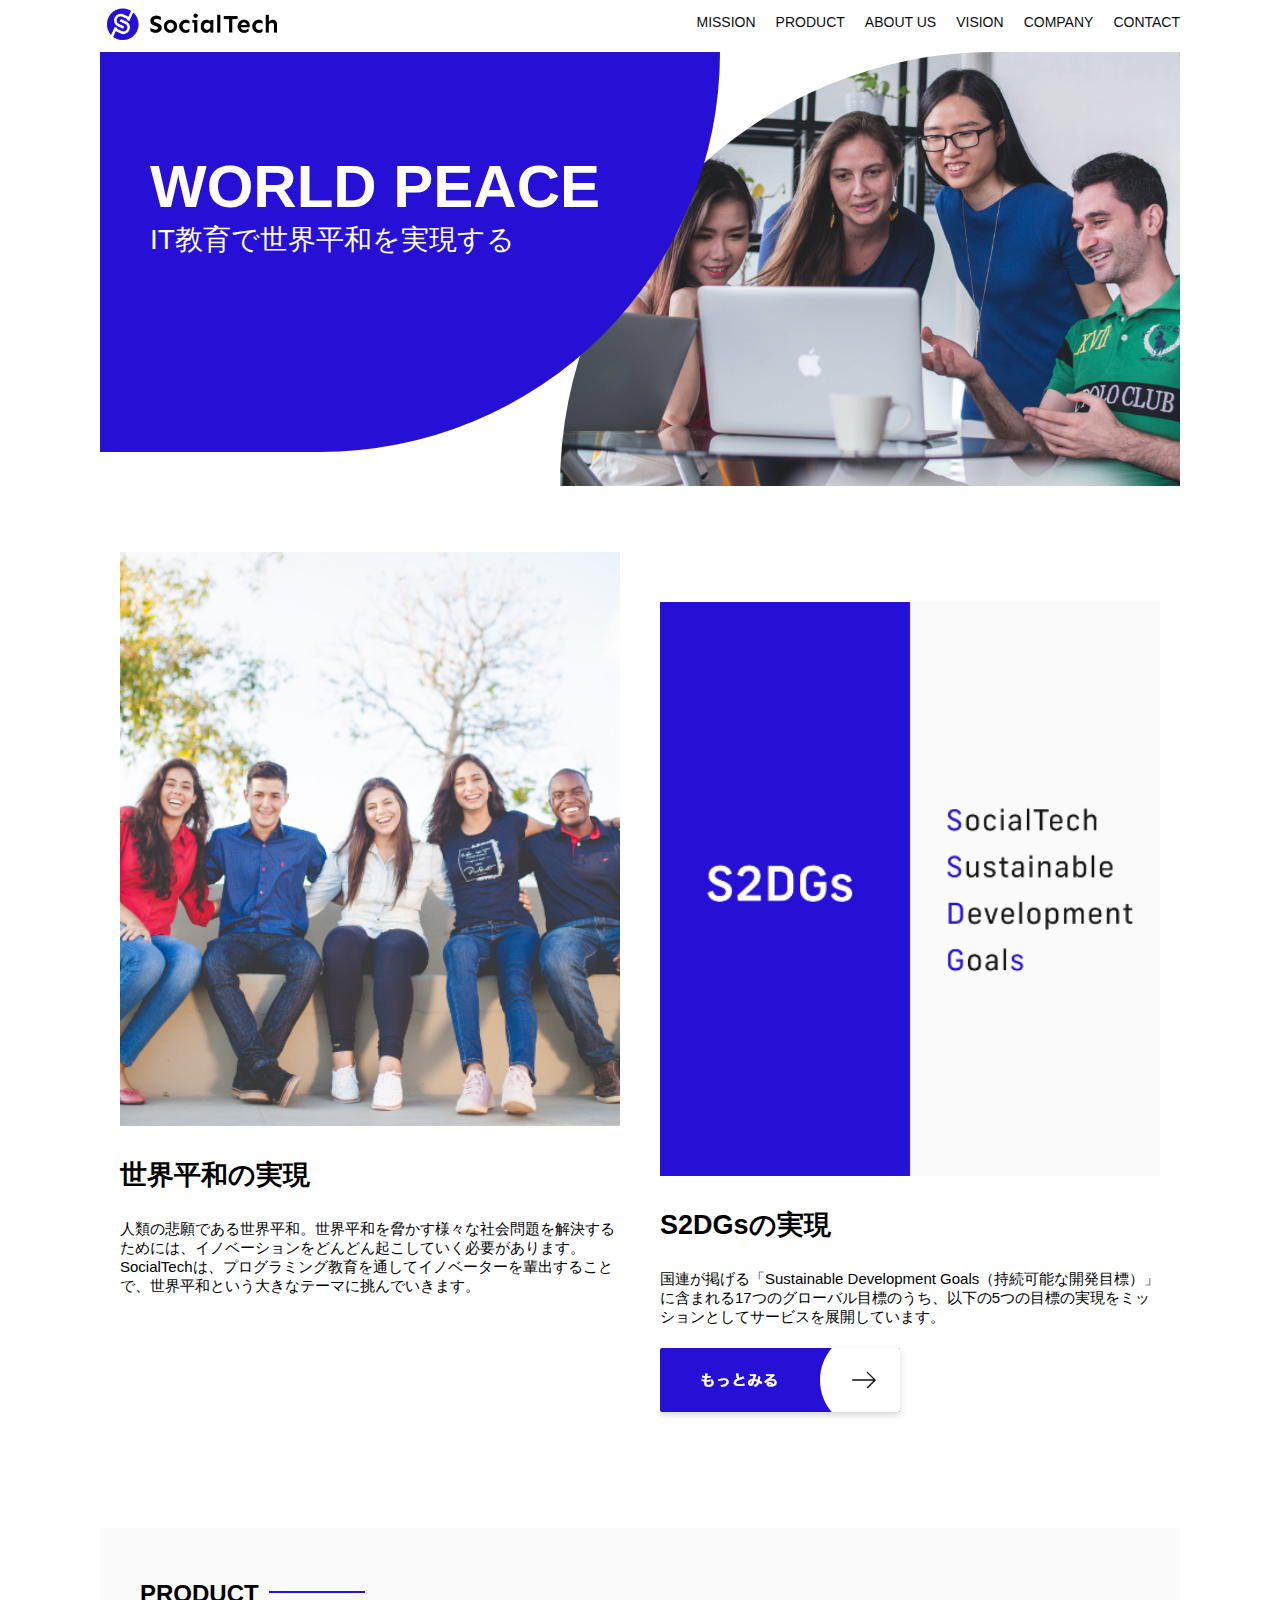
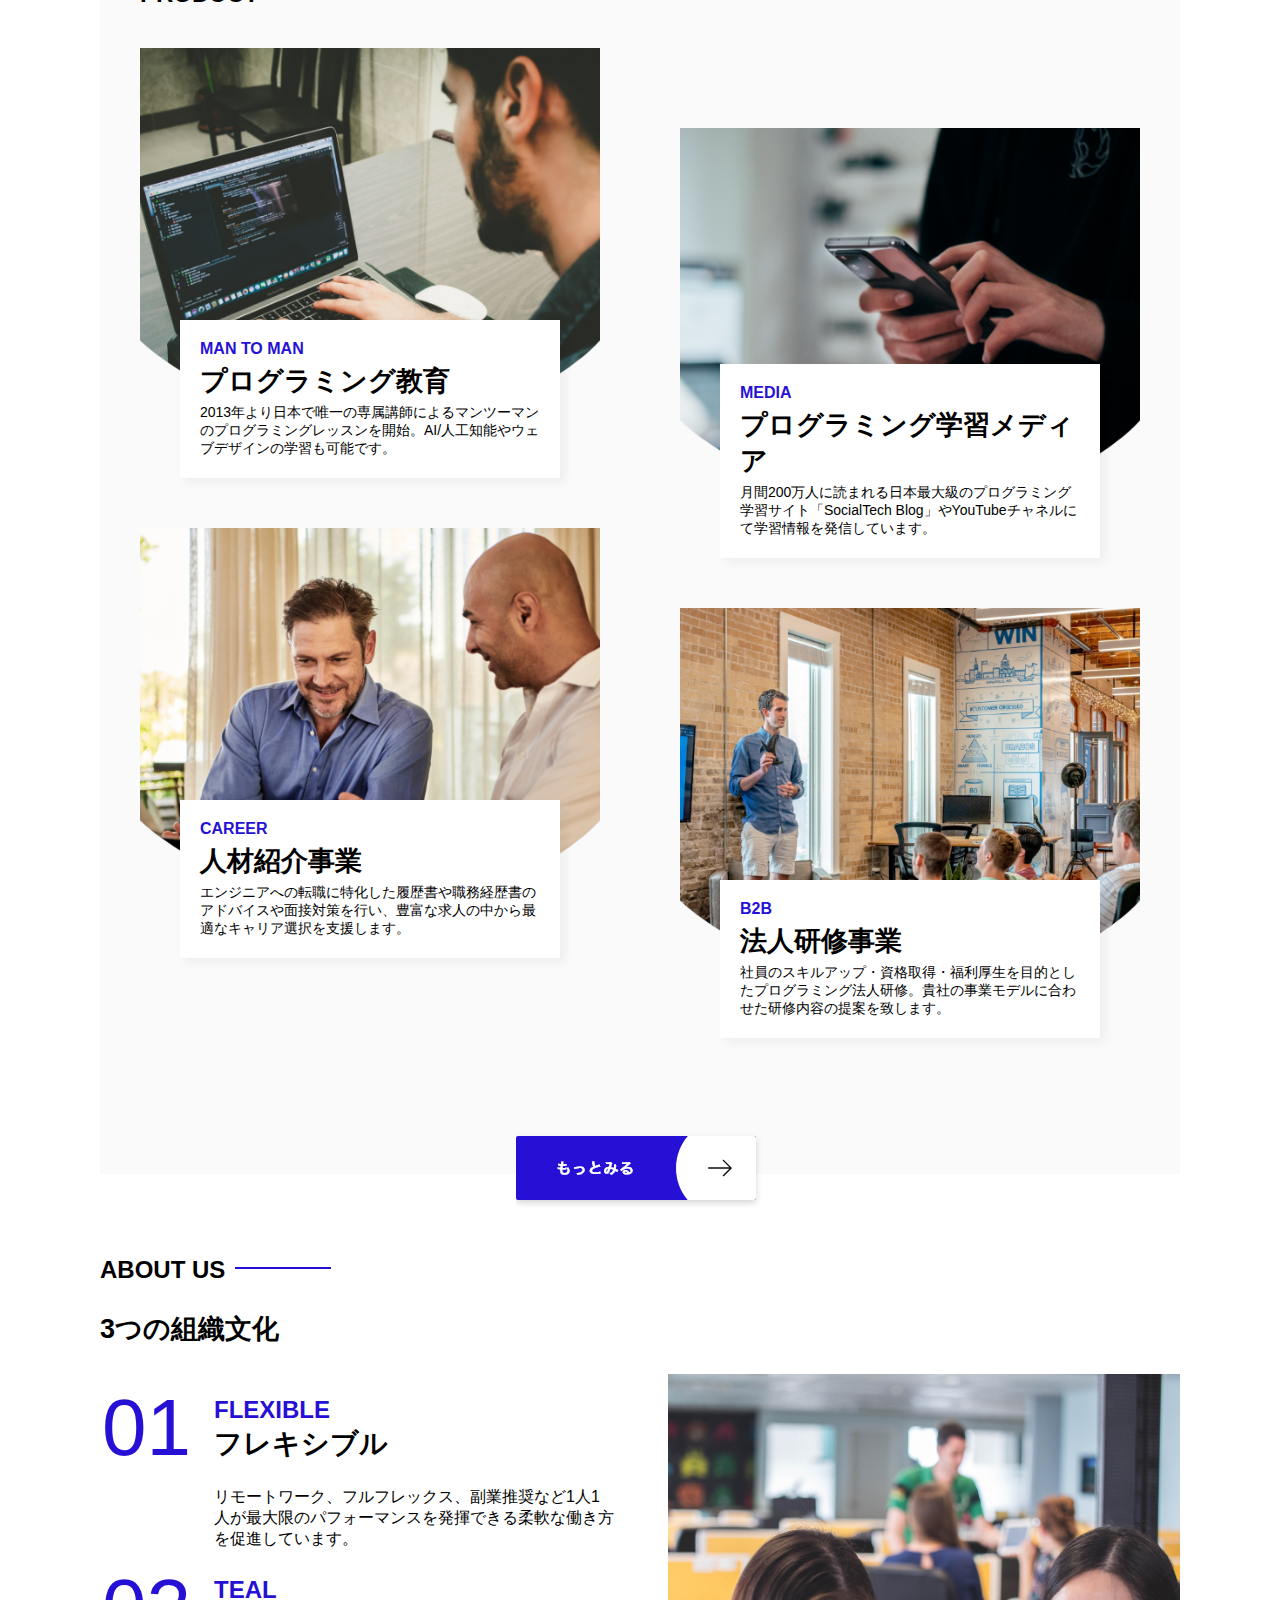
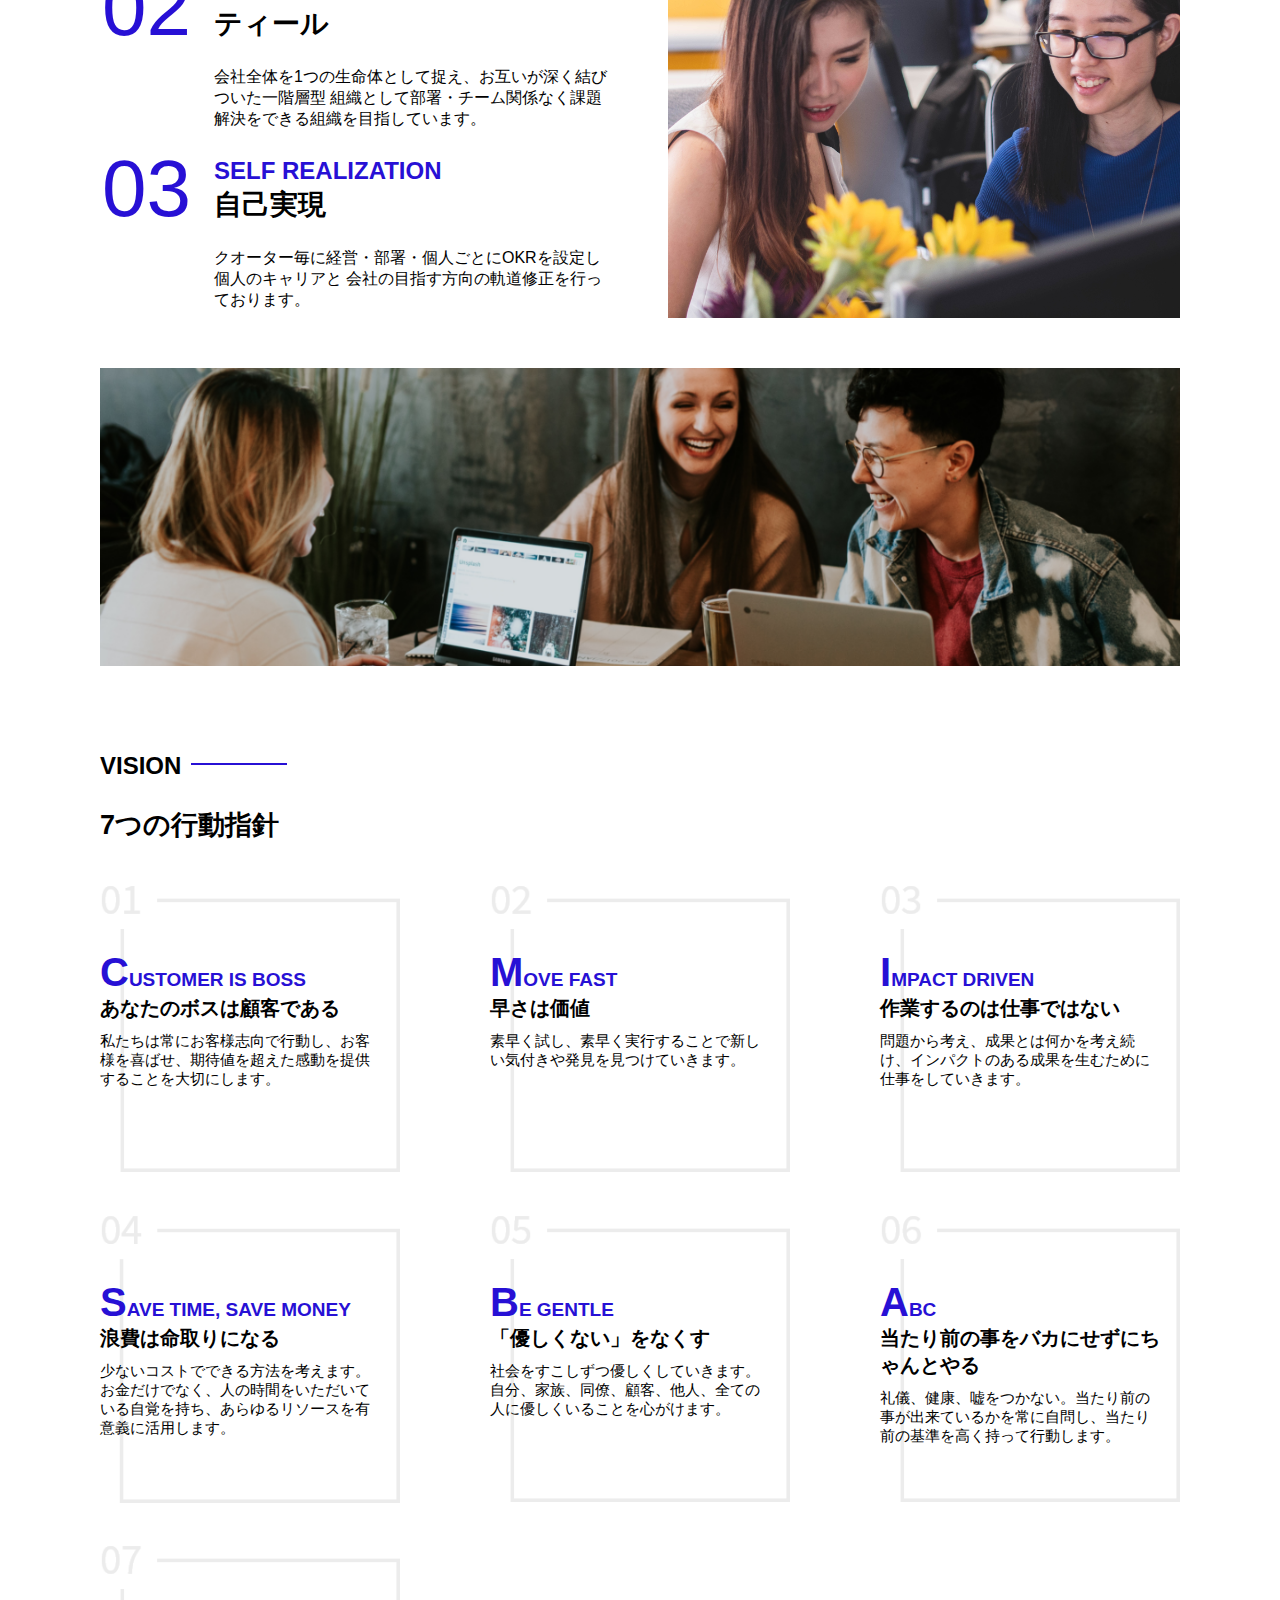
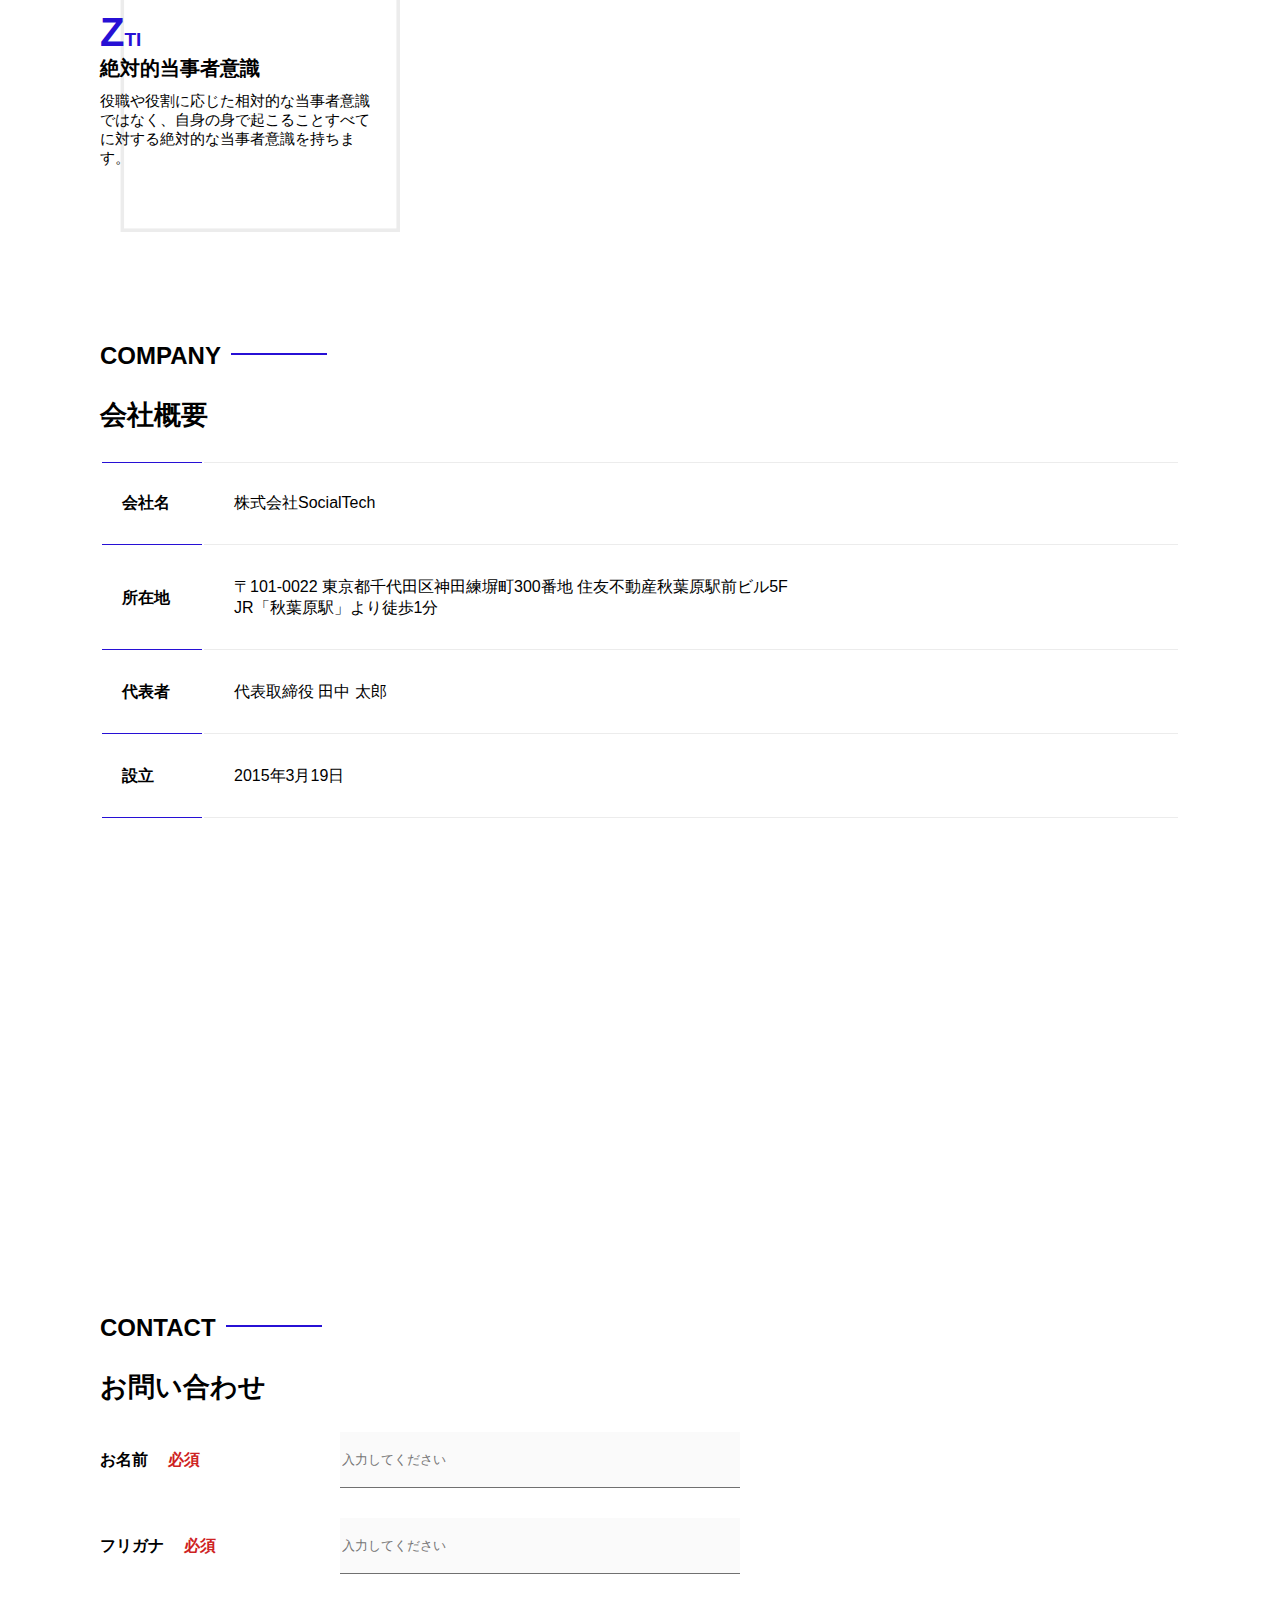
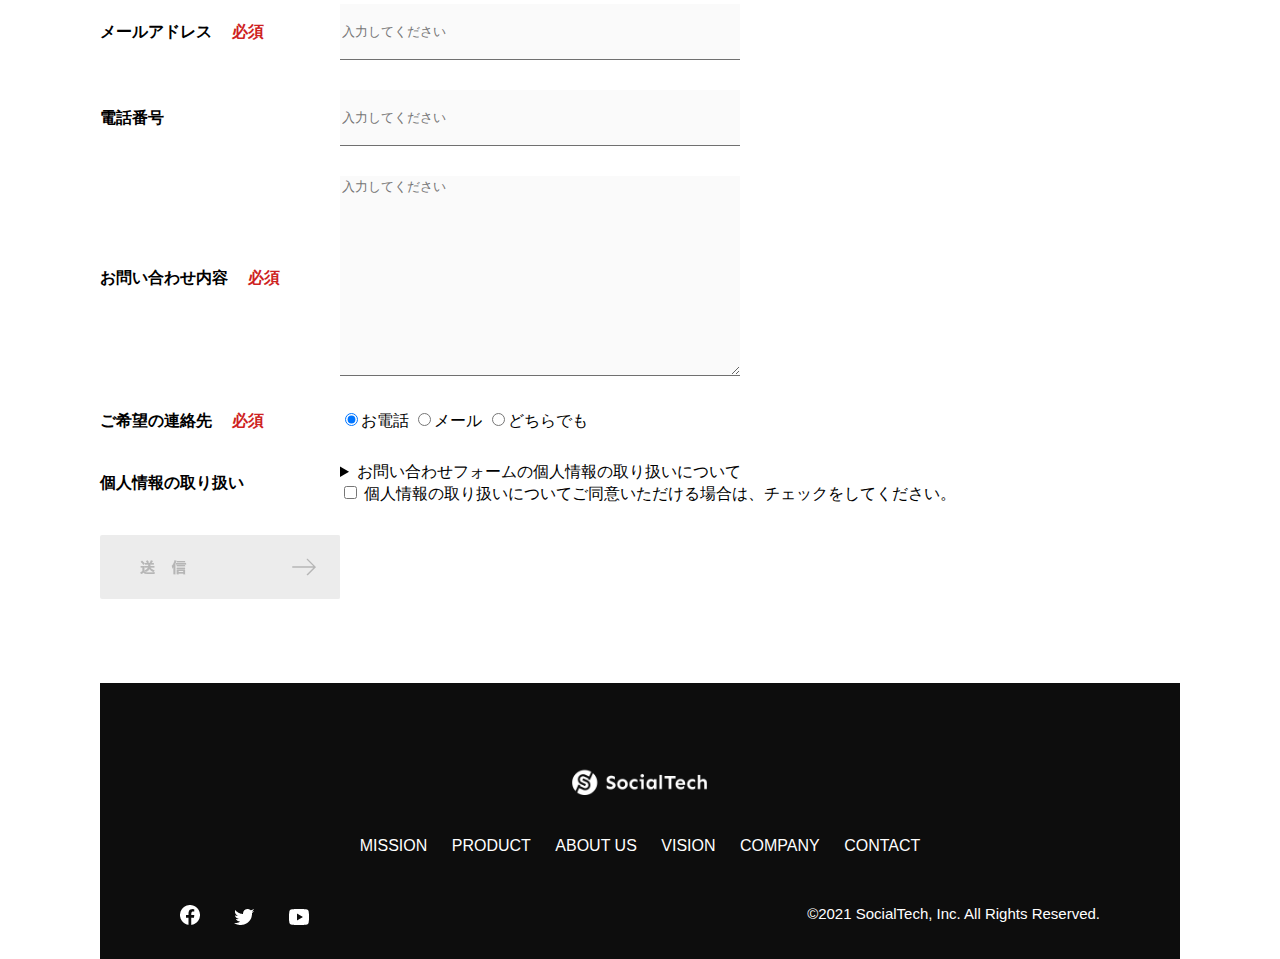
<file: kadai_tutorial_output/index.html>
<!DOCTYPE html>
<html>

<head>
  <title>SocialTech</title>
  <meta charset="UTF-8">
  <meta name="description" content="SocialTechはEdTech業界のリーディングカンパニーを目指します。">
  <meta name="viewport" content="width=device-width, initial-scale=1.0">
  <link rel="stylesheet" href="style.css">
</head>

<body>
  <!-- ヘッダー -->
  <header>
    <!-- ロゴ -->
    <a href="index.html" id="logo">
      <img src="images/logo.png" alt="トップページに戻る">
    </a>

    <!-- PC用ナビゲーション -->
    <nav id="nav-pc">
      <ul>
        <li><a href="mission.html">MISSION</a></li>
        <li><a href="product.html">PRODUCT</a></li>
        <li><a href="index.html#aboutus">ABOUT US</a></li>
        <li><a href="index.html#vision">VISION</a></li>
        <li><a href="index.html#company">COMPANY</a></li>
        <li><a href="index.html#contact">CONTACT</a></li>
      </ul>
    </nav>
    <!-- スマホ用メニューボタン -->
    <button id="menu-sp" onclick="document.getElementById('nav-sp').style.display = 'block'">
      <img src="images/button-menu.png" alt="ナビゲーションを開く">
    </button>
    <!-- スマホ用ナビゲーション -->
    <div id="nav-sp">
      <button id="close" onclick="document.getElementById('nav-sp').style.display = 'none'">
        <img src="images/button-close.png" alt="ナビゲーションを閉じる">
      </button>

      <nav>
        <ul>
          <li>
            <a id="logo-sp" href="index.html" onclick="document.getElementById('nav-sp').style.display = 'none'"><img
                src="images/logo-sp.png" alt="トップページに戻る"></a>
          </li>
          <li><a class="menu" href="mission.html"
              onclick="document.getElementById('nav-sp').style.display = 'none'">MISSION</a></li>
          <li><a class="menu" href="product.html"
              onclick="document.getElementById('nav-sp').style.display = 'none'">PRODUCT</a></li>
          <li><a class="menu" href="index.html#aboutus"
              onclick="document.getElementById('nav-sp').style.display = 'none'">ABOUT US</a></li>
          <li><a class="menu" href="index.html#vision"
              onclick="document.getElementById('nav-sp').style.display = 'none'">VISION</a></li>
          <li><a class="menu" href="index.html#company"
              onclick="document.getElementById('nav-sp').style.display = 'none'">COMPANY</a></li>
          <li><a class="menu" href="index.html#contact"
              onclick="document.getElementById('nav-sp').style.display = 'none'">CONTACT</a></li>
        </ul>
      </nav>
      <div id="sns">
        <a href="https://www.facebook.com/sejuku2013">
          <img src="images/button-facebook.png" alt="Facebookのリンク">
        </a>
        <a href="https://twitter.com/samuraijuku">
          <img src="images/button-twitter.png" alt="Twitterのリンク">
        </a>
        <a href="https://www.youtube.com/channel/UCCFOQO5aDK0xXam4cUQXT8g">
          <img src="images/button-youtube.png" alt="YouTubeのリンク">
        </a>
      </div>
    </div>
  </header>
  <main>
    <article>
      <!-- メインビジュアル -->
      <section id="main-visual">
        <div id="main-message">
          <h1>WORLD PEACE</h1>
          <p>IT教育で世界平和を実現する</p>
        </div>
        <img src="images/index/index-main.png" alt="PCの周りに集まる多国籍の仲間たち">
      </section>
      <!--ミッション-->
      <section id="mission">
        <div id="mission-flex">
          <div>
            <img id="mission-photo" src="images/index/index-mission.png" alt="屋外のベンチで写真を撮影する多国籍の仲間たち">
            <h3>世界平和の実現</h3>
            <p>
              人類の悲願である世界平和。世界平和を脅かす様々な社会問題を解決するためには、イノベーションをどんどん起こしていく必要があります。SocialTechは、プログラミング教育を通してイノベーターを輩出することで、世界平和という大きなテーマに挑んでいきます。
            </p>
          </div>
          <div>
            <img id="s2dgs" src="images/index/s2dgs.png" alt="S2DGs">
            <h3>S2DGsの実現</h3>
            <p>国連が掲げる「Sustainable Development Goals（持続可能な開発目標）」に含まれる17つのグローバル目標のうち、以下の5つの目標の実現をミッションとしてサービスを展開しています。</p>
            <a href="mission.html">
              <img src="images/button-more.png" alt="もっとみる">
            </a>
          </div>
        </div>
      </section>
      <!-- プロダクト -->
      <section id="product">
        <h2 class="index-h2">PRODUCT</h2>
        <div class="product-flex">
          <div id="product-left">
            <div>
              <img class="product-photo" src="images/index/index-mantoman.png" alt="PCでコードを書く男性">
              <div class="product-explain">
                <span>MAN TO MAN</span>
                <h3>プログラミング教育</h3>
                <p>2013年より日本で唯一の専属講師によるマンツーマンのプログラミングレッスンを開始。AI/人工知能やウェブデザインの学習も可能です。</p>
              </div>
            </div>
            <div>
              <img class="product-photo" src="images/index/index-career.png" alt="笑顔で話し合う2人の男性">
              <div class="product-explain">
                <span>CAREER</span>
                <h3>人材紹介事業</h3>
                <p>エンジニアへの転職に特化した履歴書や職務経歴書のアドバイスや面接対策を行い、豊富な求人の中から最適なキャリア選択を支援します。</p>
              </div>
            </div>
          </div>
          <div id="product-right">
            <div>
              <img class="product-photo" src="images/index/index-media.png" alt="スマートフォンを操作する人">
              <div class="product-explain">
                <span>MEDIA</span>
                <h3>プログラミング学習メディア</h3>
                <p>月間200万人に読まれる日本最大級のプログラミング学習サイト「SocialTech Blog」やYouTubeチャネルにて学習情報を発信しています。</p>
              </div>
            </div>
            <div>
              <img class="product-photo" src="images/index/index-b2b.png" alt="講演中の男性とそれを聴く人々">
              <div class="product-explain">
                <span>B2B</span>
                <h3>法人研修事業</h3>
                <p>社員のスキルアップ・資格取得・福利厚生を目的としたプログラミング法人研修。貴社の事業モデルに合わせた研修内容の提案を致します。</p>
              </div>
            </div>
          </div>
        </div>
        <div id="product-more">
          <a href="product.html">
            <img src="images/button-more.png" alt="もっとみる">
          </a>
      </section>
      <!-- ABOUT US -->
      <section id="aboutus">
        <h2 class="index-h2">ABOUT US</h2>
        <h3>3つの組織文化</h3>
        <div>
          <table class="culture-table">
            <tr>
              <td class="culture-num">01</td>
              <th><span class="culture-en">FLEXIBLE</span><br>フレキシブル</th>
            </tr>
            <tr>
              <td>
                <!--空のセル-->
              </td>
              <td class="culture-description">リモートワーク、フルフレックス、副業推奨など1人1人が最大限のパフォーマンスを発揮できる柔軟な働き方を促進しています。</td>
            </tr>
            <tr>
              <td class="culture-num">02</td>
              <th><span class="culture-en">TEAL</span><br>ティール</th>
            </tr>
            <tr>
              <td>
                <!--空のセル-->
              </td>
              <td class="culture-description">会社全体を1つの生命体として捉え、お互いが深く結びついた一階層型 組織として部署・チーム関係なく課題解決をできる組織を目指しています。</td>
            </tr>
            <tr>
              <td class="culture-num">03</td>
              <th><span class="culture-en">SELF REALIZATION</span><br>自己実現</th>
            </tr>
            <tr>
              <td>
                <!--空のセル-->
              </td>
              <td class="culture-description">クオーター毎に経営・部署・個人ごとにOKRを設定し個人のキャリアと 会社の目指す方向の軌道修正を行っております。</td>
            </tr>
          </table>
          <img class="culture-img" src="images/index/index-aboutus1.png" alt="笑顔で話し合う2人の女性">
        </div>
        <img class="culture-img2" src="images/index/index-aboutus2.png" alt="笑顔で話し合う3人の男女">
      </section>
      <!-- VISION -->
      <section id="vision">
        <h2 class="index-h2">VISION</h2>
        <h3>7つの行動指針</h3>
        <div>

          <div class="vision-box">
            <img src="images/index/vision-01.png" alt="01">
            <div>
              <h4>CUSTOMER IS BOSS</h4>
              <h5>あなたのボスは顧客である</h5>
              <p>私たちは常にお客様志向で行動し、お客様を喜ばせ、期待値を超えた感動を提供することを大切にします。</p>
            </div>
          </div>

          <div class="vision-box">
            <img src="images/index/vision-02.png" alt="02">
            <div>
              <h4>MOVE FAST</h4>
              <h5>早さは価値</h5>
              <p>素早く試し、素早く実行することで新しい気付きや発見を見つけていきます。</p>
            </div>
          </div>
          <div class="vision-box">
            <img src="images/index/vision-03.png" alt="03">
            <div>
              <h4>IMPACT DRIVEN</h4>
              <h5>作業するのは仕事ではない</h5>
              <p>問題から考え、成果とは何かを考え続け、インパクトのある成果を生むために仕事をしていきます。</p>
            </div>
          </div>
          <div class="vision-box">
            <img src="images/index/vision-04.png" alt="04">
            <div>
              <h4>SAVE TIME, SAVE MONEY</h4>
              <h5>浪費は命取りになる</h5>
              <p>少ないコストでできる方法を考えます。お金だけでなく、人の時間をいただいている自覚を持ち、あらゆるリソースを有意義に活用します。</p>
            </div>
          </div>
          <div class="vision-box">
            <img src="images/index/vision-05.png" alt="05">
            <div>
              <h4>BE GENTLE</h4>
              <h5>「優しくない」をなくす</h5>
              <p>社会をすこしずつ優しくしていきます。自分、家族、同僚、顧客、他人、全ての人に優しくいることを心がけます。</p>
            </div>
          </div>
          <div class="vision-box">
            <img src="images/index/vision-06.png" alt="06">
            <div>
              <h4>ABC</h4>
              <h5>当たり前の事をバカにせずにちゃんとやる</h5>
              <p>礼儀、健康、嘘をつかない。当たり前の事が出来ているかを常に自問し、当たり前の基準を高く持って行動します。</p>
            </div>
          </div>
          <div class="vision-box">
            <img src="images/index/vision-07.png" alt="07">
            <div>
              <h4>ZTI</h4>
              <h5>絶対的当事者意識</h5>
              <p>役職や役割に応じた相対的な当事者意識ではなく、自身の身で起こることすべてに対する絶対的な当事者意識を持ちます。</p>
            </div>
          </div>
        </div>

      </section>
      <!-- COMPANY -->
      <section id="company">
        <h2 class="index-h2">COMPANY</h2>
        <h3>会社概要</h3>
        <table id="company-table">
          <tr>
            <th class="tableheader tableheader-first">会社名</th>
            <td class="cell cell-first">株式会社SocialTech</td>
          </tr>
          <tr>
            <th class="tableheader">所在地</th>
            <td class="cell">〒101-0022 東京都千代田区神田練塀町300番地 住友不動産秋葉原駅前ビル5F<br>JR「秋葉原駅」より徒歩1分</td>
          </tr>
          <tr>
            <th class="tableheader">代表者</th>
            <td class="cell">代表取締役 田中 太郎</td>
          </tr>
          <tr>
            <th class="tableheader">設立</th>
            <td class="cell">2015年3月19日</td>
          </tr>
        </table>
        <iframe
          src="https://www.google.com/maps/embed?pb=!1m18!1m12!1m3!1d3240.0688551336807!2d139.7720776771055!3d35.69992317258124!2m3!1f0!2f0!3f0!3m2!1i1024!2i768!4f13.1!3m3!1m2!1s0x60188fee13660e23%3A0x77137876edf742ac!2z5L2P5Y-L5LiN5YuV55Sj56eL6JGJ5Y6f6aeF5YmN44OT44Or!5e0!3m2!1sja!2sjp!4v1704858013291!5m2!1sja!2sjp"
          style="border: 0" allowfullscreen="" loading="lazy">
        </iframe>
      </section>
      <!-- お問い合わせフォーム -->
      <section id="contact">
        <h2 class="index-h2">CONTACT</h2>
        <h3>お問い合わせ</h3>
        <form>
          <div>
            <div class="contact-heading">
              <label class="contact-label">お名前<span class="contact-span">必須</span></label>
            </div>
            <div>
              <input type="text" name="name" placeholder="入力してください" class="contact-textbox">
            </div>
          </div>
          <div>
            <div class="contact-heading">
              <label class="contact-label">フリガナ<span class="contact-span">必須</span></label>
            </div>
            <div>
              <input type="text" name="hurigana" placeholder="入力してください" class="contact-textbox">
            </div>
          </div>
          <div>
            <div class="contact-heading">
              <label class="contact-label">メールアドレス<span class="contact-span">必須</span></label>
            </div>
            <div>
              <input type="text" name="email" placeholder="入力してください" class="contact-textbox">
            </div>
          </div>
          <div>
            <div class="contact-heading">
              <label class="contact-label">電話番号</label>
            </div>
            <div>
              <input type="text" name="tel" placeholder="入力してください" class="contact-textbox">
            </div>
          </div>
          <div>
            <div class="contact-heading">
              <label class="contact-label">お問い合わせ内容<span class="contact-span">必須</span></label>
            </div>
            <div>
              <textarea class="contact-textarea" placeholder="入力してください" name="message"></textarea>
            </div>
          </div>
          <div>
            <div class="contact-heading">
              <label class="contact-label">ご希望の連絡先<span class="contact-span">必須</span></label>
            </div>
            <div>
              <input class="radiobutton" type="radio" value="tel" name="contact" checked><label>お電話</label>
              <input class="radiobutton" type="radio" value="mail" name="contact"><label>メール</label>
              <input class="radiobutton" type="radio" value="both" name="contact"><label>どちらでも</label>
            </div>
          </div>
          <div>
            <div class="contact-heading">
              <label class="contact-label">個人情報の取り扱い</label>
            </div>
            <div>
              <details>
                <summary>お問い合わせフォームの個人情報の取り扱いについて</summary>
                <div>
                  <dl>
                    <dt>１．組織の名称又は氏名</dt>
                    <dd>株式会社SocialTech</dd>
                    <dt>２．個人情報保護管理者（若しくはその代理人）の氏名又は職名、所属及び連絡先</dt>
                    <dd>
                      <p>鈴木 一郎 コーポレート部</p>
                      <p>メールアドレス：samurai@example.com</p>
                      <p>TEL：03-1234-5678</p>
                    </dd>
                    <dt>３．個人情報の利用目的</dt>
                    <dd>
                      <ul>
                        <li>本サービス及び本サービスに関連する情報の提供又はそれらに関する連絡のため</li>
                        <li>ユーザーの本人確認のため</li>
                        <li>当社サービスのご案内のため</li>
                        <li>当社の商品等の広告または宣伝（電子メールによるものを含むものとします。）</li>
                      </ul>
                    </dd>
                    <dt>４．個人情報の取り扱い業務の委託</dt>
                    <dd>
                      個人情報の取扱業務の全部または一部を外部に業務委託する場合があります。その際、弊社は、個人情報を適切に保護できる管理体制を敷き実行していることを条件として委託先を厳選したうえで、機密保持契約を委託先と締結し、お客様の個人情報を厳密に管理させます。
                    </dd>
                    <dt>５．個人情報の開示等の請求</dt>
                    <dd>
                      お客様は、弊社に対してご自身の個人情報の開示等（利用目的の通知、開示、内容の訂正・追加・削除、利用の停止または消去、第三者への提供の停止）に関して、当社問合わせ窓口に申し出ることができます。<br>
                      その際、弊社はお客様ご本人を確認させていただいたうえで、合理的な期間内に対応いたします。<br>
                      なお、個人情報に関する弊社問合わせ先は、次の通りです。
                    </dd>
                    <dd>
                      <p>株式会社SocialTech　個人情報問合せ窓口</p>
                      <p>〒150-0043　東京都千代田区神田練塀町300番地 住友不動産秋葉原駅前ビル5F</p>
                      <p>メールアドレス：samurai@example.com　TEL：03-1234-5678</p>
                    </dd>

                    <dt>６．個人情報を提供されることの任意性について</dt>
                    <dd>お客様がご自身の個人情報を弊社に提供されるか否かは、お客様のご判断によりますが、もしご提供されない場合には、適切なサービスが提供できない場合がありますので予めご了承ください。</dd>
                  </dl>
                </div>
              </details>
              <input type="checkbox" name="agree">
              <span>個人情報の取り扱いについてご同意いただける場合は、チェックをしてください。</span>
            </div>
          </div>
          <input type="image" src="images/button-submit.png" alt="送信する">
        </form>
      </section>
    </article>
  </main>

  <footer>
    <div id="footer-logo">
      <img src="images/logo-sp.png" alt="SocialTech">
    </div>
    <div id="footer-link">
      <a href="mission.html">MISSION</a>
      <a href="product.html">PRODUCT</a>
      <a href="index.html#aboutus">ABOUT US</a>
      <a href="index.html#vision">VISION</a>
      <a href="index.html#company">COMPANY</a>
      <a href="index.html#contact">CONTACT</a>
    </div>
    <div id="sns-footer">
      <div class="sns-btns">
        <a href="https://www.facebook.com/sejuku2013"><img src="images/button-facebook.png" alt="Facebookのリンク"></a>
        <a href="https://twitter.com/samuraijuku"><img src="images/button-twitter.png" alt="Twitterのリンク"></a>
        <a href="https://www.youtube.com/channel/UCCFOQO5aDK0xXam4cUQXT8g"><img src="images/button-youtube.png"
            alt="YouTubeのリンク"></a>
      </div>
      <p id="copyright">&copy;2021 SocialTech, Inc. All Rights Reserved.</p>
    </div>
  </footer>
</body>

</html>
</file>
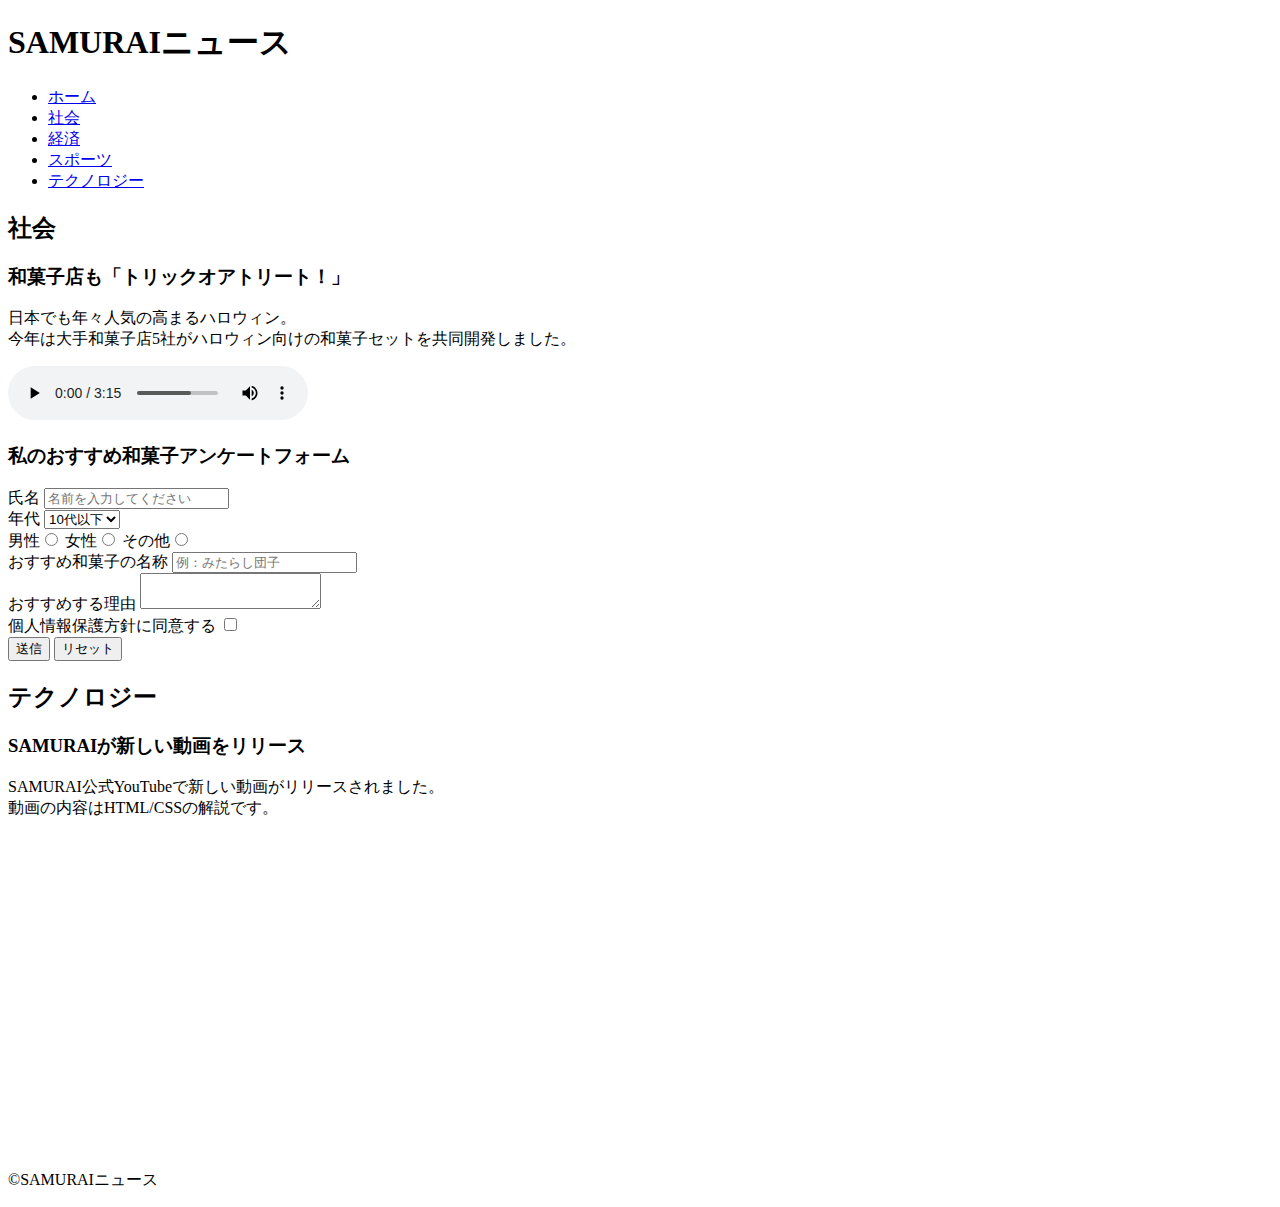
<file: kadai_008/kadai_008.html>
<!DOCTYPE html>
<html>

<head>
  <title>8章課題</title>
  <meta name="description" content="このページは8章の課題です。">
  <meta charset="UTF-8">
</head>

<body>
  <header>
    <h1>SAMURAIニュース</h1>
    <nav>
      <ul>
        <li><a href="https://www.sejuku.net/">ホーム</a></li>
        <li><a href="https://www.sejuku.net/">社会</a></li>
        <li><a href="https://www.sejuku.net/">経済</a></li>
        <li><a href="https://www.sejuku.net/">スポーツ</a></li>
        <li><a href="https://www.sejuku.net/">テクノロジー</a></li>
      </ul>
    </nav>
    <!-- ナビゲーションの部分のHTMLを記述してください -->
  </header>
  <main>
    <article>
      <h2>社会</h2>
      <section>
        <h3>和菓子店も「トリックオアトリート！」</h3>
        <p>日本でも年々人気の高まるハロウィン。<br>今年は大手和菓子店5社がハロウィン向けの和菓子セットを共同開発しました。</p>
        <audio src="ichi.mp3" controls></audio>
        <!-- 社会のセクションのHTMLを記述してください -->
      </section>
      <section>
        <h3>私のおすすめ和菓子アンケートフォーム</h3>
        <form>
          <label>氏名</label>
          <input type="text" placeholder="名前を入力してください"><br>
          <label>年代</label>
          <select>
            <option>10代以下</option>
            <option>20代</option>
            <option>30代</option>
            <option>40代以上</option>
          </select><br>
          <label>男性</label><input type="radio" name="gender">
          <label>女性</label><input type="radio" name="gender">
          <label>その他</label><input type="radio" name="gender"><br>
          <label>おすすめ和菓子の名称</label>
          <input type="text" placeholder="例：みたらし団子"><br>
          <label>おすすめする理由</label>
          <textarea></textarea><br>
          <label>個人情報保護方針に同意する</label>
          <input type="checkbox"><br>
          <input type="submit" value="送信"> 
          <input type="reset" value="リセット">

          <!-- アンケートフォームのHTMLを記述してください -->
        </form>
      </section>
    </article>
    <article>
      <h2>テクノロジー</h2>
      <section>
        <h3>SAMURAIが新しい動画をリリース</h3>
        <p>SAMURAI公式YouTubeで新しい動画がリリースされました。<br>動画の内容はHTML/CSSの解説です。</p>
        <iframe width="560" height="315" src="https://www.youtube.com/embed/2JLiGSUohEo?si=22G1WTxIudIdjzpV" title="YouTube video player" frameborder="0" allow="accelerometer; autoplay; clipboard-write; encrypted-media; gyroscope; picture-in-picture; web-share" referrerpolicy="strict-origin-when-cross-origin" allowfullscreen></iframe>
        <!-- テクノロジーのセクションのHTMLを記述してください -->
      </section>
    </article>
  </main>
  <footer>
    <p>&copy;SAMURAIニュース</p>
  </footer>
</body>

</html>
</file>
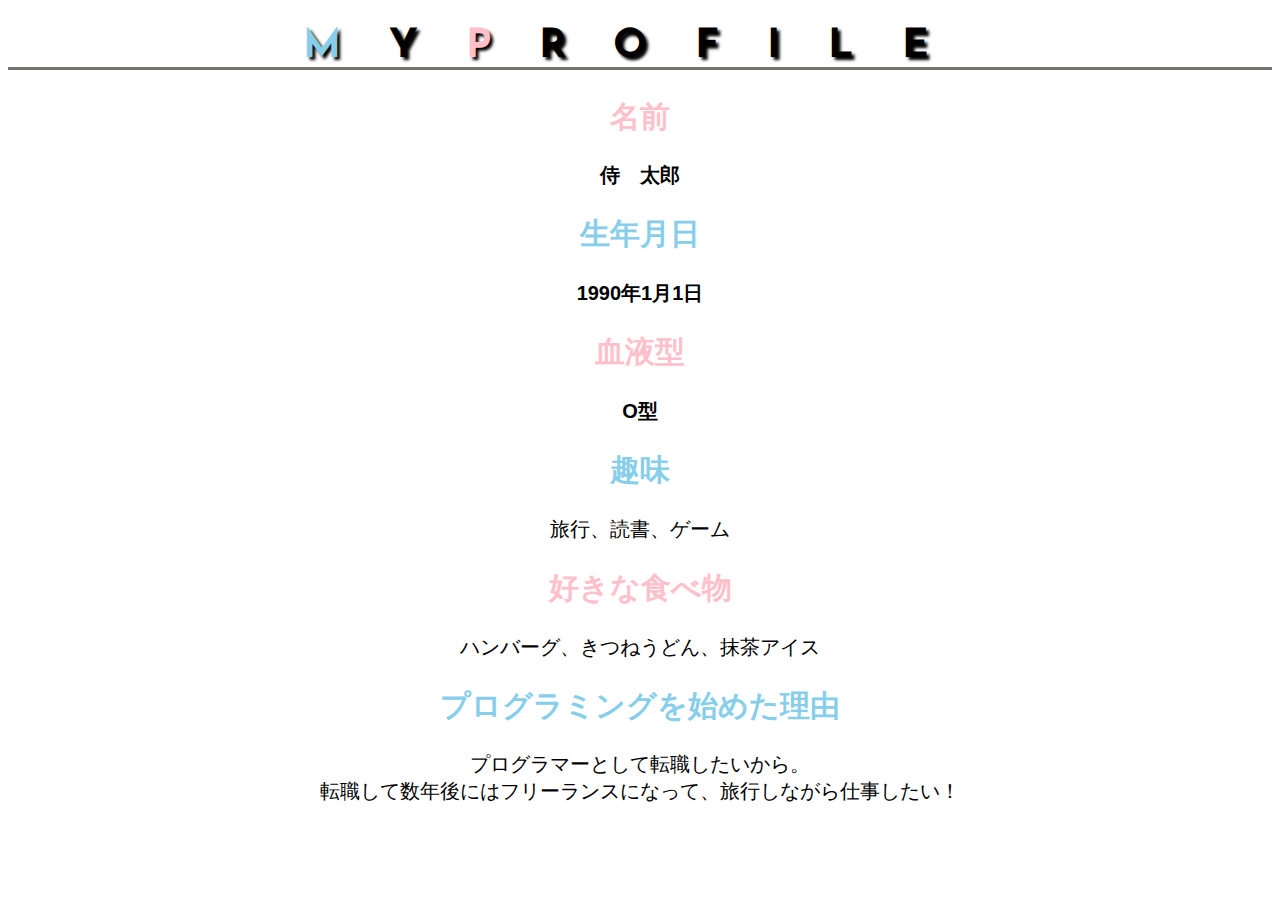
<file: kadai_015/kadai_015.html>
<!DOCTYPE html>
<html>

<head>
  <title>15章課題</title>
  <meta charset="UTF-8">
  <meta name="description" content="このページは15章の課題です。">
  <link rel="stylesheet" href="style.css">
  <link rel="preconnect" href="https://fonts.googleapis.com">
  <link rel="preconnect" href="https://fonts.gstatic.com" crossorigin>
  <link href="https://fonts.googleapis.com/css2?family=Josefin+Sans:ital,wght@0,100..700;1,100..700&display=swap"
    rel="stylesheet">
</head>

<body>
  <h1><span class="blue">M</span>Y<span class="pink">P</span>ROFILE</h1>
  <div id="basic">
    <h2 class="pink">名前</h2>
    <p>侍　太郎</p>
    <h2 class="blue">生年月日</h2>
    <p>1990年1月1日</p>
    <h2 class="pink">血液型</h2>
    <p>O型</p>
  </div>
  <h2 class="blue">趣味</h2>
  <p>旅行、読書、ゲーム</p>
  <h2 class="pink">好きな食べ物</h2>
  <p>ハンバーグ、きつねうどん、抹茶アイス</p>
  <h2 class="blue">プログラミングを始めた理由</h2>
  <p>プログラマーとして転職したいから。<br>転職して数年後にはフリーランスになって、旅行しながら仕事したい！</p>
</body>

</html>
</file>
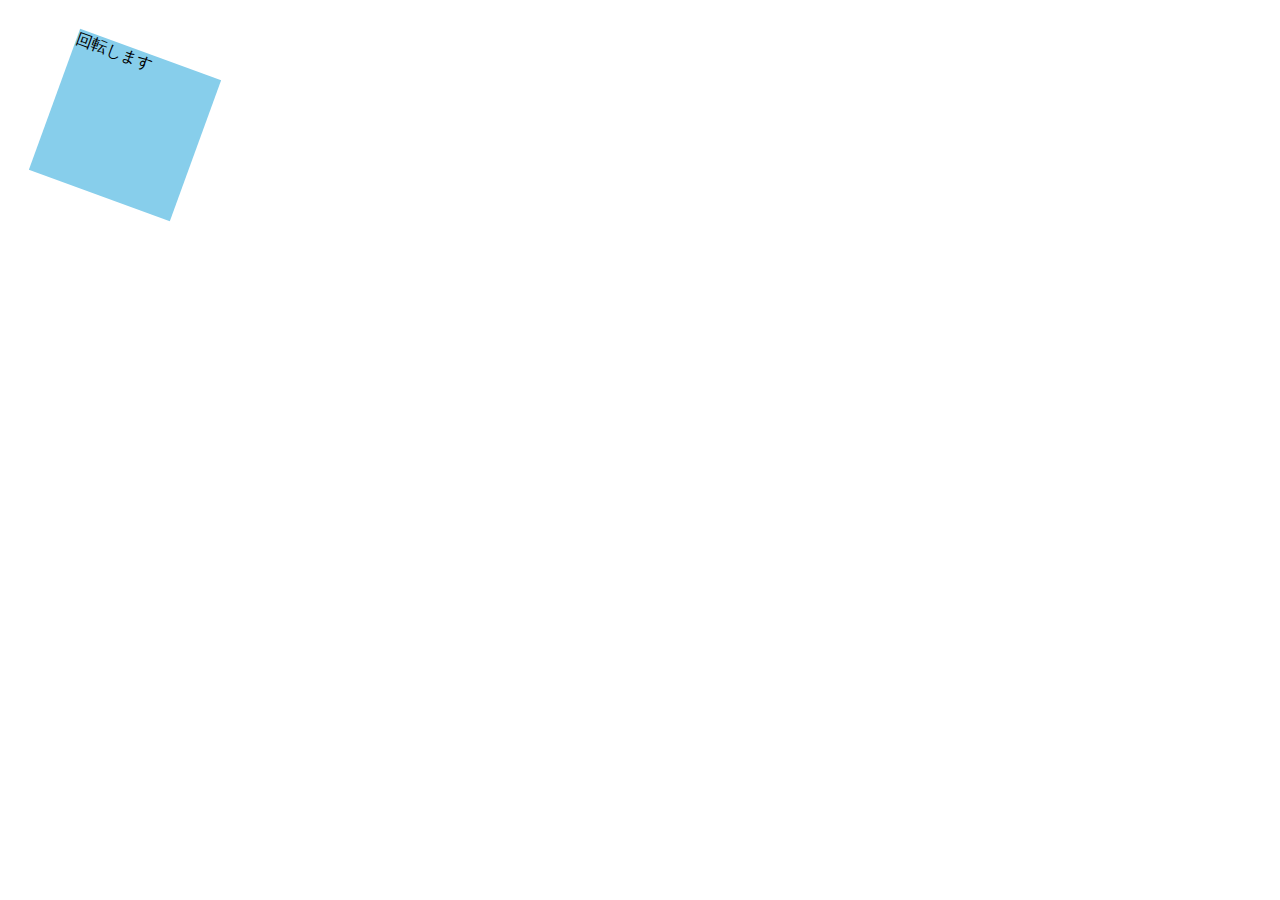
<file: kadai_mdn_css/mdn.html>
<!DOCTYPE html>
<html>

<head>
    <style>
        div {
            position: absolute;
            left: 50px;
            top: 50px;
            width: 150px;
            height: 150px;
            background-color: skyblue;
            transform: rotate(20deg);
        }
    </style>
</head>

<body>
    <div>
        回転します
    </div>

</body>

</html>
</file>
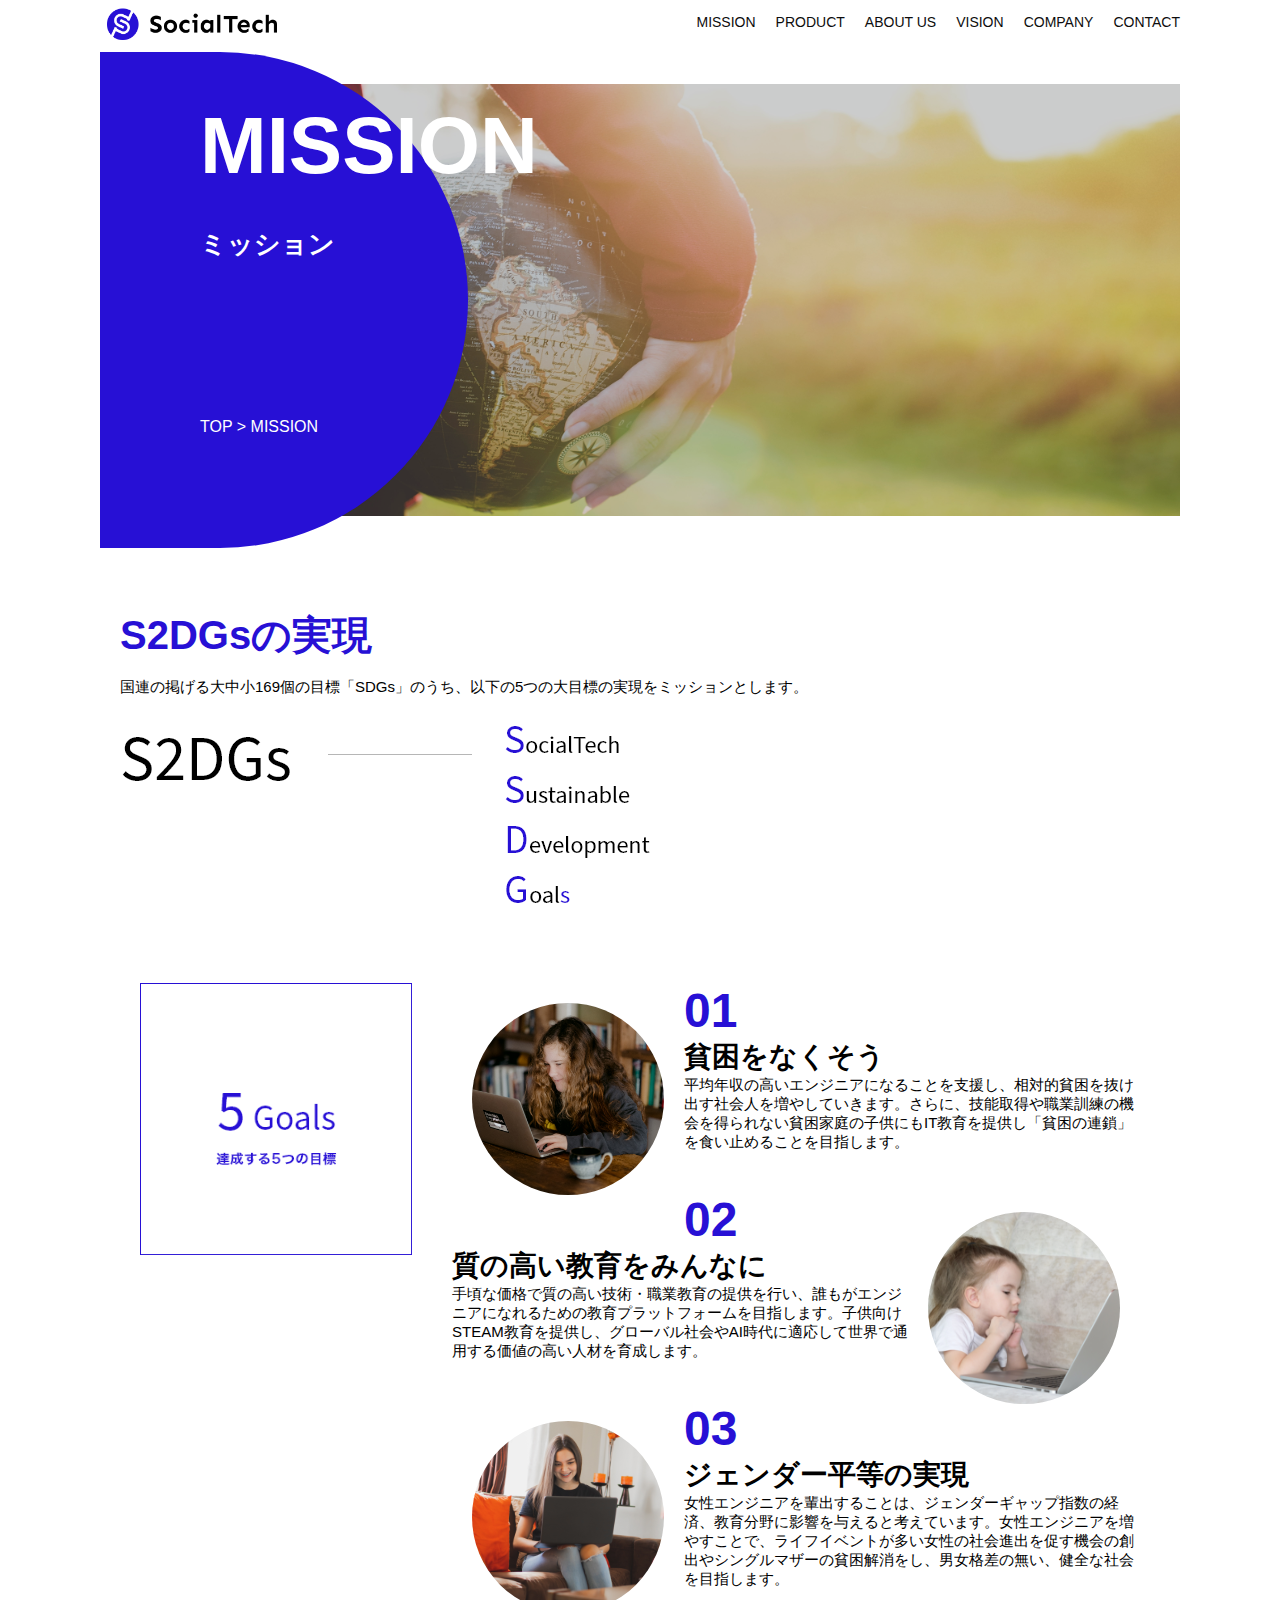
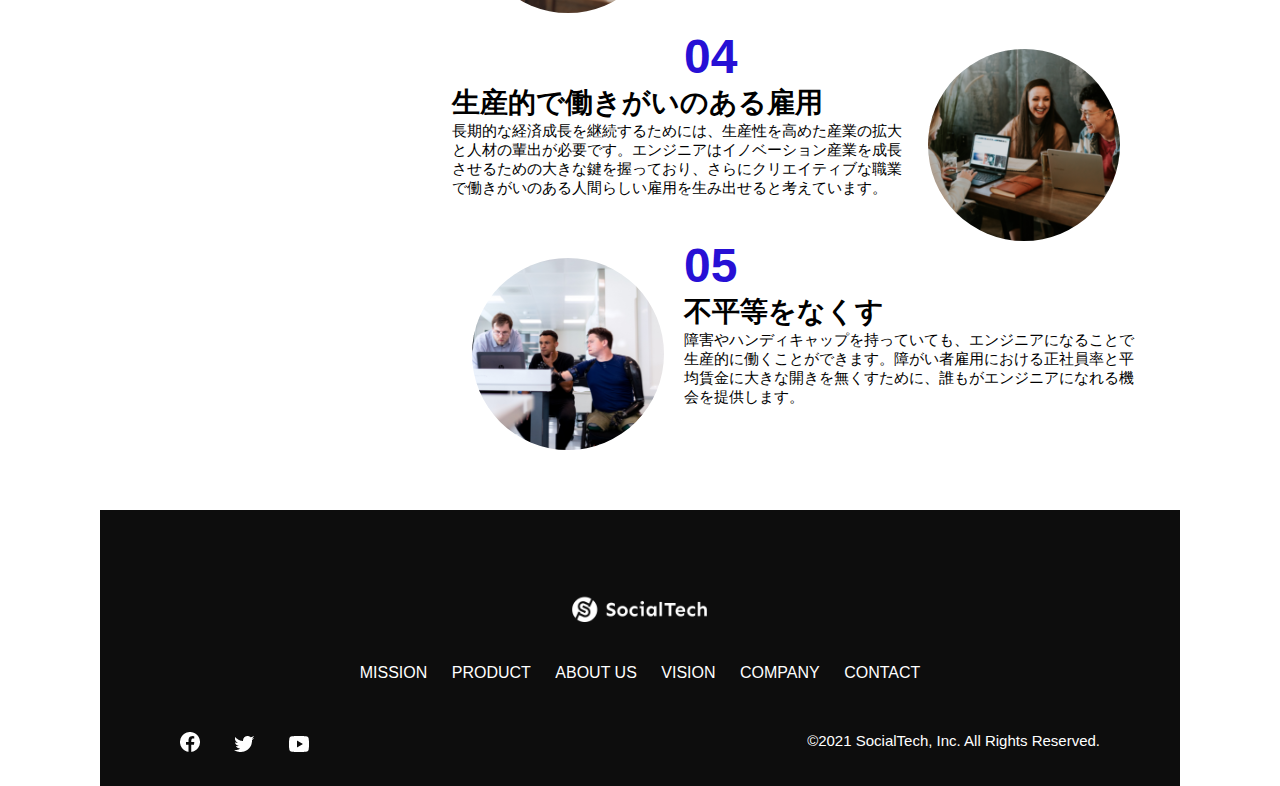
<file: kadai_tutorial_output/mission.html>
<!DOCTYPE html>
<html>
  <head>
    <title>SocialTech - MISSION ミッション -</title>
    <meta charset="utf-8">
    <meta name="description" content="SocialTechが目指す5つの目標（S2DGs）を紹介します">
    <meta name="viewport" content="width=device-width, initial-scale=1.0">
    <link rel="stylesheet" href="style.css">
  </head>

  <body>
    <!-- ヘッダー -->
    <header>
      <!-- ロゴ -->
      <a href="index.html" id="logo">
        <img src="images/logo.png" alt="トップページに戻る">
      </a>

      <!-- PC用ナビゲーション -->
      <nav id="nav-pc">
        <ul>
          <li><a href="mission.html">MISSION</a></li>
          <li><a href="product.html">PRODUCT</a></li>
          <li><a href="index.html#aboutus">ABOUT US</a></li>
          <li><a href="index.html#vision">VISION</a></li>
          <li><a href="index.html#company">COMPANY</a></li>
          <li><a href="index.html#contact">CONTACT</a></li>
        </ul>
      </nav>

      <!-- スマホ用メニューボタン -->
      <button id="menu-sp" onclick="document.getElementById('nav-sp').style.display = 'block'">
        <img src="images/button-menu.png" alt="ナビゲーションを開く">
      </button>

      <!-- スマホ用ナビゲーション -->
      <div id="nav-sp">
        <button id="close" onclick="document.getElementById('nav-sp').style.display = 'none'">
          <img src="images/button-close.png" alt="ナビゲーションを閉じる">
        </button>

        <nav>
          <ul>
            <li>
              <a id="logo-sp" href="index.html" onclick="document.getElementById('nav-sp').style.display = 'none'"><img src="images/logo-sp.png" alt="トップページに戻る"></a>
            </li>
            <li><a class="menu" href="mission.html" onclick="document.getElementById('nav-sp').style.display = 'none'">MISSION</a></li>
            <li><a class="menu" href="product.html" onclick="document.getElementById('nav-sp').style.display = 'none'">PRODUCT</a></li>
            <li><a class="menu" href="index.html#aboutus" onclick="document.getElementById('nav-sp').style.display = 'none'">ABOUT US</a></li>
            <li><a class="menu" href="index.html#vision" onclick="document.getElementById('nav-sp').style.display = 'none'">VISION</a></li>
            <li><a class="menu" href="index.html#company" onclick="document.getElementById('nav-sp').style.display = 'none'">COMPANY</a></li>
            <li><a class="menu" href="index.html#contact" onclick="document.getElementById('nav-sp').style.display = 'none'">CONTACT</a></li>
          </ul>
        </nav>
        <div id="sns">
          <a href="https://www.facebook.com/sejuku2013">
            <img src="images/button-facebook.png" alt="Facebookのリンク">
          </a>
          <a href="https://twitter.com/samuraijuku">
            <img src="images/button-twitter.png" alt="Twitterのリンク">
          </a>
          <a href="https://www.youtube.com/channel/UCCFOQO5aDK0xXam4cUQXT8g">
            <img src="images/button-youtube.png" alt="YouTubeのリンク">
          </a>
        </div>
      </div>
    </header>

    <main>
      <article>
        <section id="mission-main">
           <div class="mission-main-inner">
             <div id="mission-title">
               <h1>MISSION<br><span>ミッション</span></h1>
               <p>TOP > MISSION</p>
             </div>
           </div>
         </section>

          <section id="mission-s2dgs">
            <h2 class="mission-h2">S2DGsの実現</h2>
            <p>国連の掲げる大中小169個の目標「SDGs」のうち、以下の5つの大目標の実現をミッションとします。</p>
            <img src="images/mission/mission-s2dgs.png" alt="S2DGs">
          </section>
           <section id="mission-five-goals">
          <div class="five-goals-image">
            <img src="images/mission/mission-5goals.png" alt="5Goals">
          </div>
          <div class="five-goals-read">
             <div>
               <img class="fivegoals-image-left" src="images/mission/mission-5goals01.png" alt="PCを操作する女の子">
               <span class="fivegoals-number">01</span>
               <h3 class="fivegoals-h3">貧困をなくそう</h3>
               <p class="fivegoals-p">平均年収の高いエンジニアになることを支援し、相対的貧困を抜け出す社会人を増やしていきます。さらに、技能取得や職業訓練の機会を得られない貧困家庭の子供にもIT教育を提供し「貧困の連鎖」を食い止めることを目指します。</p>
             </div>
             <div>
               <img class="fivegoals-image-right" src="images/mission/mission-5goals02.png" alt="PCを見つめる小さい女の子">
               <span class="fivegoals-number">02</span>
               <h3 class="fivegoals-h3">質の高い教育をみんなに</h3>
               <p class="fivegoals-p">手頃な価格で質の高い技術・職業教育の提供を行い、誰もがエンジニアになれるための教育プラットフォームを目指します。子供向けSTEAM教育を提供し、グローバル社会やAI時代に適応して世界で通用する価値の高い人材を育成します。</p>
             </div>
             <div>
               <img class="fivegoals-image-left" src="images/mission/mission-5goals03.png" alt="PCを操作する女性">
               <span class="fivegoals-number">03</span>
               <h3 class="fivegoals-h3">ジェンダー平等の実現</h3>
               <p class="fivegoals-p">女性エンジニアを輩出することは、ジェンダーギャップ指数の経済、教育分野に影響を与えると考えています。女性エンジニアを増やすことで、ライフイベントが多い女性の社会進出を促す機会の創出やシングルマザーの貧困解消をし、男女格差の無い、健全な社会を目指します。</p>
             </div>
             <div>
               <img class="fivegoals-image-right" src="images/mission/mission-5goals04.png" alt="笑顔で話し合う3人の男女">
               <span class="fivegoals-number">04</span>
               <h3 class="fivegoals-h3">生産的で働きがいのある雇用</h3>
               <p class="fivegoals-p">長期的な経済成長を継続するためには、生産性を高めた産業の拡大と人材の輩出が必要です。エンジニアはイノベーション産業を成長させるための大きな鍵を握っており、さらにクリエイティブな職業で働きがいのある人間らしい雇用を生み出せると考えています。</p>
             </div>
             <div>
               <img class="fivegoals-image-left" src="images/mission/mission-5goals05.png" alt="障害を持つ男性が生き生きと働く様子">
               <span class="fivegoals-number">05</span>
               <h3 class="fivegoals-h3">不平等をなくす</h3>
               <p class="fivegoals-p">障害やハンディキャップを持っていても、エンジニアになることで生産的に働くことができます。障がい者雇用における正社員率と平均賃金に大きな開きを無くすために、誰もがエンジニアになれる機会を提供します。</p>
             </div>
           </div>
         </section>
      </article>
    </main>

    <footer>
      <div id="footer-logo">
        <img src="images/logo-sp.png" alt="SocialTech">
      </div>
      <div id="footer-link">
        <a href="mission.html">MISSION</a>
        <a href="product.html">PRODUCT</a>
        <a href="index.html#aboutus">ABOUT US</a>
        <a href="index.html#vision">VISION</a>
        <a href="index.html#company">COMPANY</a>
        <a href="index.html#contact">CONTACT</a>
      </div>
      <div id="sns-footer">
        <div class="sns-btns">
          <a href="https://www.facebook.com/sejuku2013"><img src="images/button-facebook.png" alt="Facebookのリンク"></a>
          <a href="https://twitter.com/samuraijuku"><img src="images/button-twitter.png" alt="Twitterのリンク"></a>
          <a href="https://www.youtube.com/channel/UCCFOQO5aDK0xXam4cUQXT8g"><img src="images/button-youtube.png" alt="YouTubeのリンク"></a>
        </div>
        <p id="copyright">&copy;2021 SocialTech, Inc. All Rights Reserved.</p>
      </div>
    </footer>

  </body>
</html>
</file>
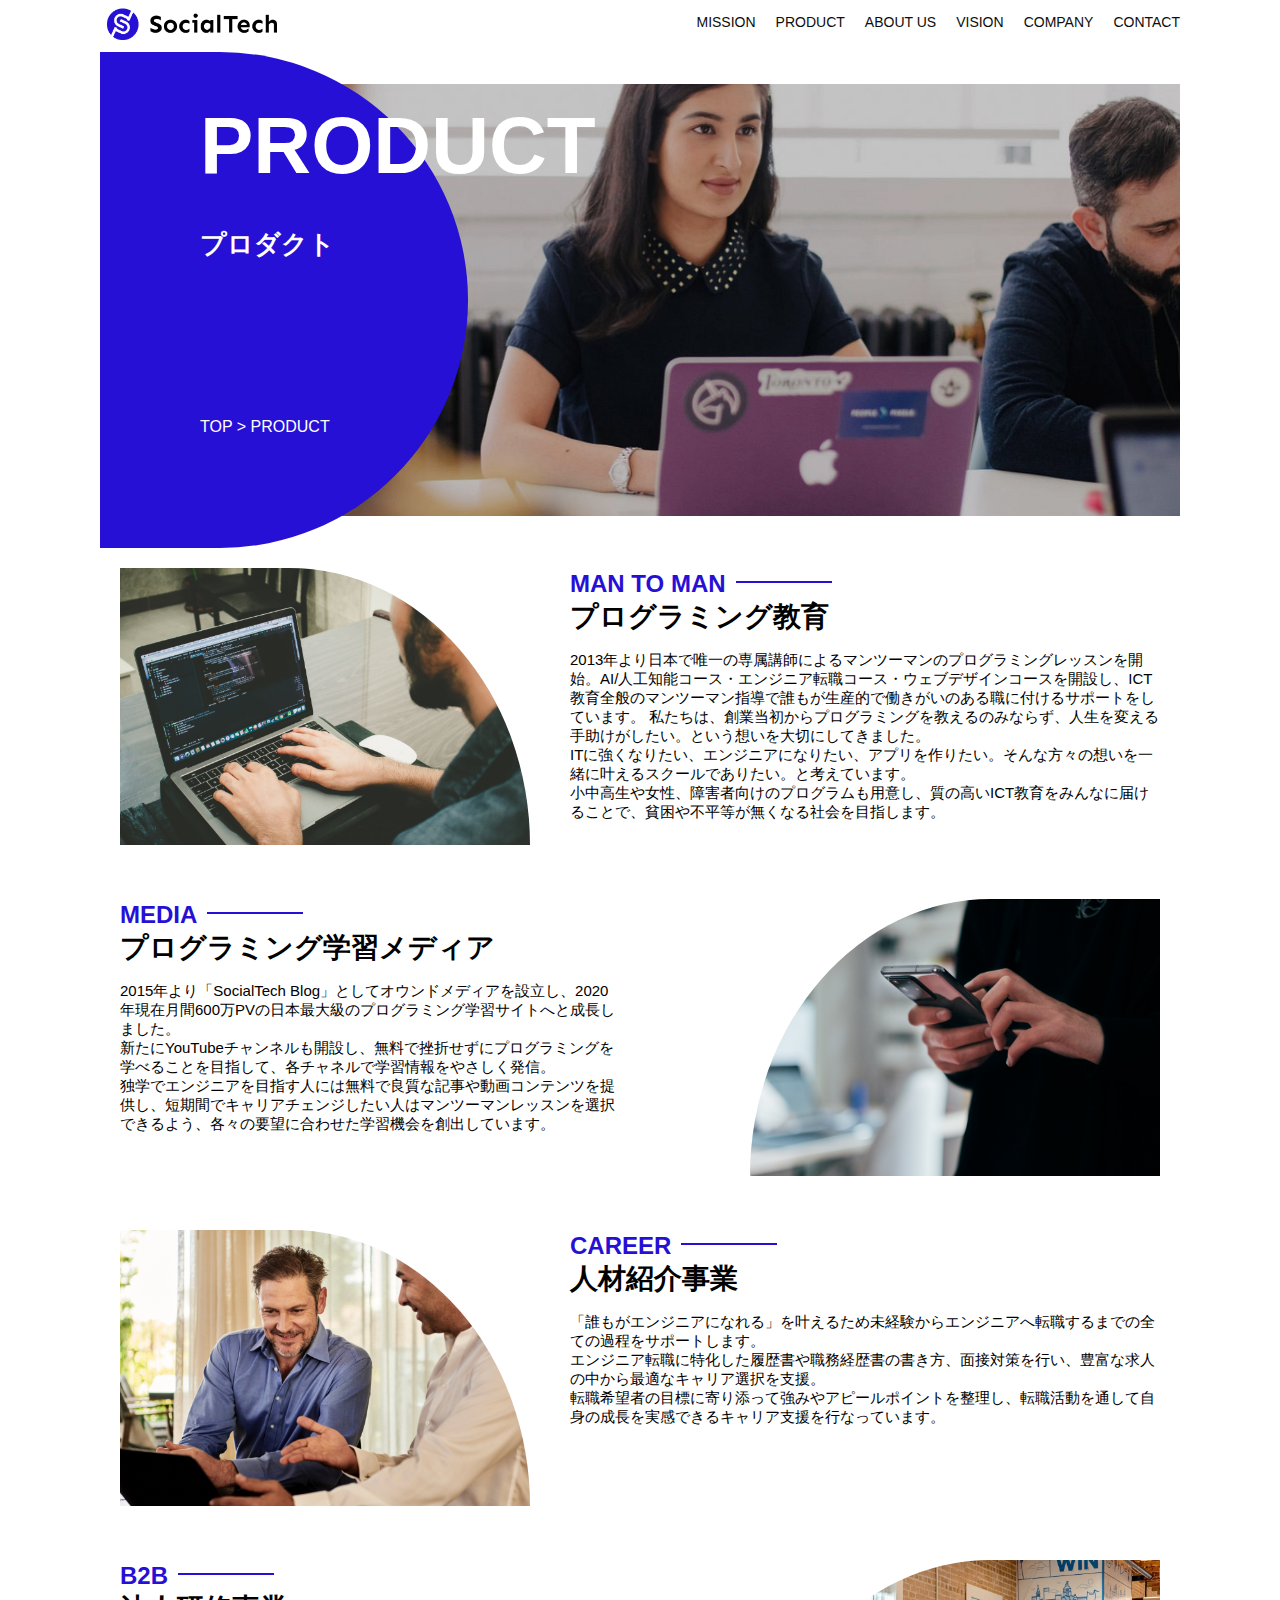
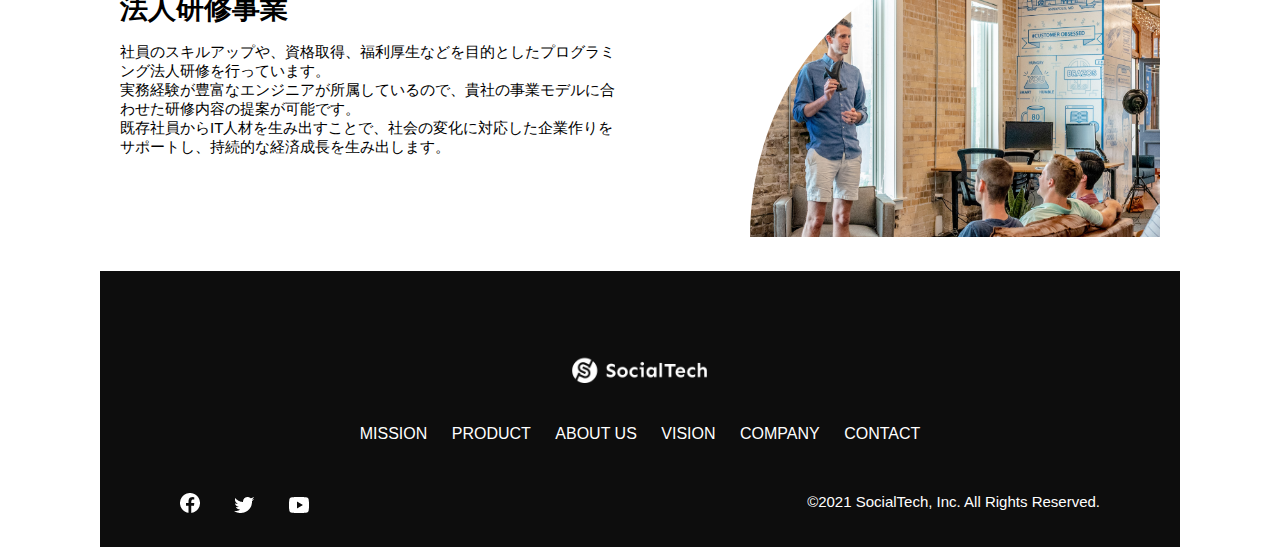
<file: kadai_tutorial_output/product.html>
<!DOCTYPE html>
<html>

<head>
  <title>SocialTech -PRODUCT プロダクト-</title>
  <meta charset="utf-8">
  <meta name="description" content="SocialTechの4つのプロダクトを紹介します">
  <meta name="viewport" content="width=device-width, initial-scale=1.0">
  <link rel="stylesheet" href="style.css">
</head>

<body>
  <!-- ヘッダー -->
  <header>
    <!-- ロゴ -->
    <a href="index.html" id="logo">
      <img src="images/logo.png" alt="トップページに戻る">
    </a>

    <!-- PC用ナビゲーション -->
    <nav id="nav-pc">
      <ul>
        <li><a href="mission.html">MISSION</a></li>
        <li><a href="product.html">PRODUCT</a></li>
        <li><a href="index.html#aboutus">ABOUT US</a></li>
        <li><a href="index.html#vision">VISION</a></li>
        <li><a href="index.html#company">COMPANY</a></li>
        <li><a href="index.html#contact">CONTACT</a></li>
      </ul>
    </nav>

    <!-- スマホ用メニューボタン -->
    <button id="menu-sp" onclick="document.getElementById('nav-sp').style.display = 'block'">
      <img src="images/button-menu.png" alt="ナビゲーションを開く">
    </button>

    <!-- スマホ用ナビゲーション -->
    <div id="nav-sp">
      <button id="close" onclick="document.getElementById('nav-sp').style.display = 'none'">
        <img src="images/button-close.png" alt="ナビゲーションを閉じる">
      </button>

      <nav>
        <ul>
          <li>
            <a id="logo-sp" href="index.html" onclick="document.getElementById('nav-sp').style.display = 'none'"><img
                src="images/logo-sp.png" alt="トップページに戻る"></a>
          </li>
          <li><a class="menu" href="mission.html"
              onclick="document.getElementById('nav-sp').style.display = 'none'">MISSION</a></li>
          <li><a class="menu" href="product.html"
              onclick="document.getElementById('nav-sp').style.display = 'none'">PRODUCT</a></li>
          <li><a class="menu" href="index.html#aboutus"
              onclick="document.getElementById('nav-sp').style.display = 'none'">ABOUT US</a></li>
          <li><a class="menu" href="index.html#vision"
              onclick="document.getElementById('nav-sp').style.display = 'none'">VISION</a></li>
          <li><a class="menu" href="index.html#company"
              onclick="document.getElementById('nav-sp').style.display = 'none'">COMPANY</a></li>
          <li><a class="menu" href="index.html#contact"
              onclick="document.getElementById('nav-sp').style.display = 'none'">CONTACT</a></li>
        </ul>
      </nav>
      <div id="sns">
        <a href="https://www.facebook.com/sejuku2013">
          <img src="images/button-facebook.png" alt="Facebookのリンク">
        </a>
        <a href="https://twitter.com/samuraijuku">
          <img src="images/button-twitter.png" alt="Twitterのリンク">
        </a>
        <a href="https://www.youtube.com/channel/UCCFOQO5aDK0xXam4cUQXT8g">
          <img src="images/button-youtube.png" alt="YouTubeのリンク">
        </a>
      </div>
    </div>
  </header>

  <main>
    <article>
      <section id="product-main">
        <div class="product-main-inner">
          <div id="product-title">
            <h1>PRODUCT<br><span>プロダクト</span></h1>
            <p>TOP > PRODUCT</p>
          </div>
        </div>
      </section>

      <section class="product-section product-section-left">
        <div class="product-section-img">
          <img src="images/product/product-mantoman.png" alt="PCでコードを書く男性">
        </div>
        <div class="product-read">
          <h2 class="product-h2">MAN TO MAN</h2>
          <h3 class="product-h3">プログラミング教育</h3>
          <p>
            2013年より日本で唯一の専属講師によるマンツーマンのプログラミングレッスンを開始。AI/人工知能コース・エンジニア転職コース・ウェブデザインコースを開設し、ICT教育全般のマンツーマン指導で誰もが生産的で働きがいのある職に付けるサポートをしています。
            私たちは、創業当初からプログラミングを教えるのみならず、人生を変える手助けがしたい。という想いを大切にしてきました。<br>ITに強くなりたい、エンジニアになりたい、アプリを作りたい。そんな方々の想いを一緒に叶えるスクールでありたい。と考えています。<br>小中高生や女性、障害者向けのプログラムも用意し、質の高いICT教育をみんなに届けることで、貧困や不平等が無くなる社会を目指します。
          </p>
        </div>
      </section>

      <section class="product-section product-section-right">
        <div class="product-read">
          <h2 class="product-h2">MEDIA</h2>
          <h3 class="product-h3">プログラミング学習メディア</h3>
          <p>2015年より「SocialTech
            Blog」としてオウンドメディアを設立し、2020年現在月間600万PVの日本最大級のプログラミング学習サイトへと成長しました。<br>新たにYouTubeチャンネルも開設し、無料で挫折せずにプログラミングを学べることを目指して、各チャネルで学習情報をやさしく発信。<br>独学でエンジニアを目指す人には無料で良質な記事や動画コンテンツを提供し、短期間でキャリアチェンジしたい人はマンツーマンレッスンを選択できるよう、各々の要望に合わせた学習機会を創出しています。
          </p>
        </div>
        <div class="product-section-img">
          <img src="images/product/product-media.png" alt="スマートフォンを操作する人">
        </div>
      </section>

      <section class="product-section product-section-left">
        <div class="product-section-img">
          <img src="images/product/product-career.png" alt="笑顔で話し合う2人の男性">
        </div>
        <div class="product-read">
          <h2 class="product-h2">CAREER</h2>
          <h3 class="product-h3">人材紹介事業</h3>
          <p>
            「誰もがエンジニアになれる」を叶えるため未経験からエンジニアへ転職するまでの全ての過程をサポートします。<br>エンジニア転職に特化した履歴書や職務経歴書の書き方、面接対策を行い、豊富な求人の中から最適なキャリア選択を支援。<br>転職希望者の目標に寄り添って強みやアピールポイントを整理し、転職活動を通して自身の成長を実感できるキャリア支援を行なっています。<br>
          </p>
        </div>
      </section>

      <section class="product-section product-section-right">
        <div class="product-read">
          <h2 class="product-h2">B2B</h2>
          <h3 class="product-h3">法人研修事業</h3>
          <p>
            社員のスキルアップや、資格取得、福利厚生などを目的としたプログラミング法人研修を行っています。<br>実務経験が豊富なエンジニアが所属しているので、貴社の事業モデルに合わせた研修内容の提案が可能です。<br>既存社員からIT人材を生み出すことで、社会の変化に対応した企業作りをサポートし、持続的な経済成長を生み出します。
          </p>
        </div>
        <div class="product-section-img">
          <img src="images/product/product-b2b.png" alt="講演中の男性とそれを聴く人々">
        </div>
      </section>
    </article>
  </main>

  <footer>
    <div id="footer-logo">
      <img src="images/logo-sp.png" alt="SocialTech">
    </div>
    <div id="footer-link">
      <a href="mission.html">MISSION</a>
      <a href="product.html">PRODUCT</a>
      <a href="index.html#aboutus">ABOUT US</a>
      <a href="index.html#vision">VISION</a>
      <a href="index.html#company">COMPANY</a>
      <a href="index.html#contact">CONTACT</a>
    </div>
    <div id="sns-footer">
      <div class="sns-btns">
        <a href="https://www.facebook.com/sejuku2013"><img src="images/button-facebook.png" alt="Facebookのリンク"></a>
        <a href="https://twitter.com/samuraijuku"><img src="images/button-twitter.png" alt="Twitterのリンク"></a>
        <a href="https://www.youtube.com/channel/UCCFOQO5aDK0xXam4cUQXT8g"><img src="images/button-youtube.png"
            alt="YouTubeのリンク"></a>
      </div>
      <p id="copyright">&copy;2021 SocialTech, Inc. All Rights Reserved.</p>
    </div>
  </footer>

</body>

</html>
</file>
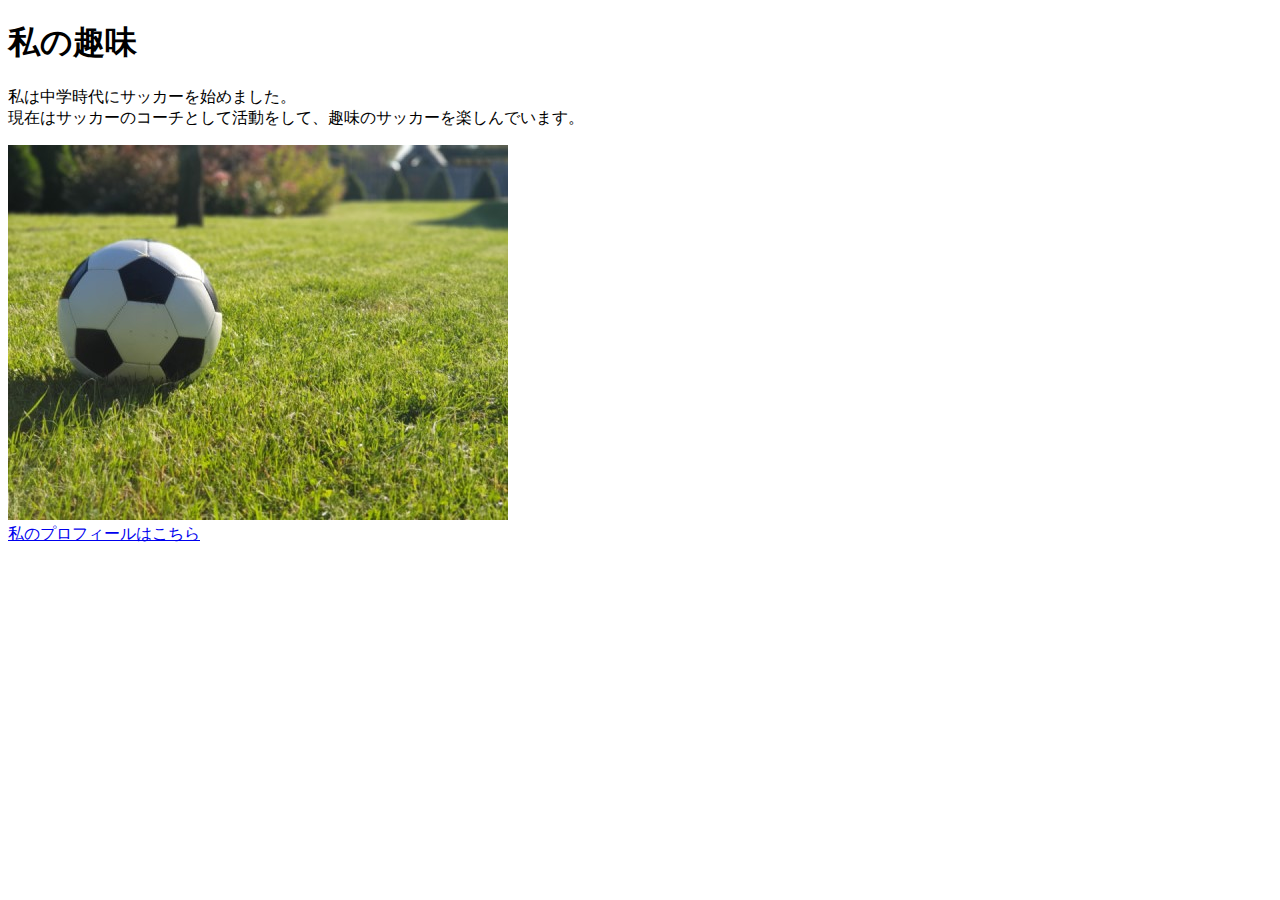
<file: kadai_005/html/kadai_005.html>
<!DOCTYPE html>
<html>
  <head>
    <title>5章課題</title>
    <meta name="description" content="このページは5章の課題です。">
    <meta charset="UTF-8">
  </head>
  <body>
    <h1>私の趣味</h1>
    <p>私は中学時代にサッカーを始めました。<br>
      現在はサッカーのコーチとして活動をして、趣味のサッカーを楽しんでいます。
    </p>
    <div>
      <img src="../images/sample.jpg">
    </div>
        <a href="https://x.com/samuraijuku">私のプロフィールはこちら</a>
  </body>
</html>
</file>
<file: kadai_tutorial_output/style.css>
/* PC、スマホ共通スタイル */
* {
  box-sizing: border-box;
}

p {
  font-size: 15px;
}

body {
  max-width: 1080px;
  margin: 0 auto 0 auto;
  font-family: "Source Sans Pro", "Hiragino Kaku Gothic ProN", Meiryo, Arial, sans-serif;
}

/* ヘッダー */
header {
  display: flex;
  justify-content: space-between;
}

/* ナビゲーションのレイアウト */
#nav-pc {
  font-size: 14px;
}

#nav-pc ul {
  display: flex;
  padding-left: 0;
}

#nav-pc li {
  list-style: none;
}

/* ナビゲーションのリンクの装飾設定 */
#nav-pc a {
  text-decoration: none;
  margin-left: 20px;
  color: #0d0d0d;
}

#nav-pc a:hover {
  text-decoration: underline;
}

/* スマホ用ナビを非表示 */
#nav-sp,
#menu-sp {
  display: none;
}

/* メインビジュアル*/
#main-visual {
  position: relative;
  height: 400px;
}

#main-message {
  position: absolute;
  top: 0;
  left: 0;
  background-color: #2710d5;
  color: #ffffff;
  border-radius: 0 0 476px 0;
  max-width: 620px;
  height: 100%;
  width: 100%;
  z-index: 11;
}

#main-message h1 {
  font-size: 60px;
  margin: 100px 0 0 50px;
}

#main-message>p {
  font-size: 28px;
  margin: 0 0 0 50px;
}

#main-visual>img {
  max-width: 620px;
  border-radius: 476px 0 0 0;
  position: absolute;
  top: 0;
  right: 0;
  z-index: 10;
}

/* 見出し */
h2 {
  margin: 40px 0 0 0;
}

h2::after {
  content: url("images/line.png");
  margin-left: 10px;
}

h3 {
  font-size: 27px;
}

/* ミッション */
#mission {
  margin: 80px auto 80px auto;
}

#mission-flex {
  display: flex;
}

#mission-flex>div {
  width: 50%;
  margin: 20px;
}

#mission-photo {
  width: 100%;
}

#s2dgs {
  margin-top: 50px;
  width: 100%;
}

/* プロダクト */
#product {
  background-color: #fafafa;
  margin: 80px 0 80px 0;
  padding: 10px 40px 0px 40px;
}

/* 外枠 */
#product .product-flex {
  margin-top: 40px;
  display: flex;
}

/* 左のカラム */
#product-left {
  width: 50%;
  margin-right: 20px;
}

/* 右のカラム */
#product-right {
  width: 50%;
  margin-left: 20px;
  margin-top: 80px;
}

/* 画像＋説明の枠 */
#product-left>div {
  position: relative;
  height: 480px;
  margin-right: 20px;
}

#product-right>div {
  position: relative;
  height: 480px;
  margin-left: 20px;
}

/* 画像 */
.product-photo {
  width: 100%;
}

/* 説明文の枠 */
.product-explain {
  background-color: #ffffff;
  position: absolute;
  left: 0;
  bottom: 50px;
  margin: 0 40px 0 40px;
  padding: 20px;
  box-shadow: 5px 5px 10px rgba(0, 0, 0, 0.05);
}

/* 説明文の英語 */
.product-explain>span {
  color: #2710d5;
  font-weight: bold;
  font-size: 16px;
  margin: 0;
}

/* 説明文の見出し */
.product-explain>h3 {
  margin: 5px 0 5px 0;
}

/* 説明文 */
.product-explain>p {
  font-size: 14px;
  margin: 0;
}

/* もっと見るボタン */
#product-more {
  text-align: center;
}

#product-more a {
  position: relative;
  bottom: -42px;
}

/* ABOUT US */
#aboutus {
  margin: 80px auto 80px auto;
}

/* 3つの組織文化と画像を入れる枠 */
#aboutus>div {
  display: flex;
}

/* 画像 */
.culture-img {
  width: 50%;
  align-self: flex-start;
}

.culture-img2 {
  margin-top: 50px;
  width: 100%;
}

/* 3つの組織文化の表 */
.culture-table {
  margin-right: 50px;
}

/* 番号 */
.culture-num {
  font-size: 80px;
  color: #2710d5;
  padding: 0 20px 0 0;
}

/* 見出し */
.culture-table th {
  text-align: left;
  font-size: 28px;
  font-weight: bold;
}

/* 組織文化英語 */
.culture-en {
  color: #2710d5;
  font-size: 24px;
}

/* 説明文 */
.culture-description {
  margin: 0;
}

/* ビジョン */
#vision {
  margin: 80px auto 80px auto;
}

/* セクション内の外枠*/
#vision>div {
  display: flex;
  justify-content: space-between;
  flex-wrap: wrap;
}

/*7つの行動指針の枠*/
.vision-box {
  width: 300px;
  height: 300px;
  margin-bottom: 30px;
  position: relative;
}

.vision-box>img {
  width: 100%;
  position: relative;
  z-index: 30;
}

.vision-box>div {
  position: absolute;
  top: 0;
  left: 0;
  z-index: 31;
  margin-right: 20px;
}

.vision-box>div>h4 {
  color: #2710d5;
  font-size: 19px;
  margin: 80px 0 0 0;
}

.vision-box>div>h4::first-letter {
  font-size: 40px;
}

.vision-box>div>h5 {
  font-size: 20px;
  margin: 0 0 0 0;
}

.vision-box>div>p {
  margin: 10px 0 0 0;
}

/* 会社概要 */
#company {
  margin: 80px auto 80px auto;
}

#company-table {
  width: 100%;
}

.tableheader {
  text-align: left;
  padding: 20px;
  border-bottom-color: #2710d5;
  border-bottom-width: 1px;
  border-bottom-style: solid;
  width: 100px;
}

.tableheader-first {
  border-top-color: #2710d5;
  border-top-width: 1px;
  border-top-style: solid;
}

.cell {
  padding: 30px;
  border-bottom-color: #ececec;
  border-bottom-width: 1px;
  border-bottom-style: solid;
}

.cell-first {
  border-top-color: #ececec;
  border-top-width: 1px;
  border-top-style: solid;
}

#company>iframe {
  width: 100%;
  height: 368px;
  margin-top: 40px;
}

/* お問い合わせ */
#contact {
  margin: 80px auto 80px auto;
}

/* 外枠 */
#contact>form>div {
  display: flex;
  flex-direction: row;
  flex-wrap: wrap;
  padding-bottom: 30px;
}

/* 左列の見出し */
.contact-heading {
  width: 240px;
  align-self: center;
}

/* 見出しのラベル */
.contact-label {
  font-weight: bold;
}

/* 必須 */
.contact-span {
  color: #ce2222;
  margin: 0 0 0 20px;
  font-weight: bold;
}

/* テキストボックス */
.contact-textbox {
  border-top: 0px;
  border-left: 0px;
  border-right: 0px;
  border-bottom-width: 1px;
  border-bottom-color: #707070;
  border-style: solid;
  background-color: #fafafa;
  width: 400px;
  height: 56px;
}

/* お問い合わせ内容のテキストエリア */
.contact-textarea {
  border-top: 0px;
  border-left: 0px;
  border-right: 0px;
  border-bottom-width: 1px;
  border-bottom-color: #707070;
  background-color: #fafafa;
  width: 400px;
  height: 200px;
}

/* 個人情報の取り扱い */
#contact dt {
  font-weight: bold;
}

#contact dd {
  margin: 0 0 16px 0;
}

#contact dd p {
  margin: 0;
}

#contact dd ul {
  padding-left: 0;
}

#contact dd li {
  margin-bottom: 0;
  list-style: none;
}

/* フッター */
footer {
  background-color: #0d0d0d;
  text-align: center;
  padding: 80px 80px 30px 80px;
}

#footer-logo {
  margin-bottom: 30px;
}

#footer-link {
  margin-bottom: 50px;
}

#footer-link>a {
  text-decoration: none;
  margin: 10px;
  color: #ffffff;
}

#footer-link>a:hover {
  text-decoration: underline;
}

#sns-footer {
  display: flex;
  justify-content: space-between;
  text-align: left;
}

#sns-footer a {
  margin-right: 30px;
}

#copyright {
  color: #ffffff;
  margin: 0;
}

/* mission.html用スタイル */
/* ミッションのメインビジュアル */
.mission-main-inner {
  background-image: url("images/mission/mission-main.png");
  background-repeat: no-repeat;
  background-position-y: center;
}

#mission-title {
  background-color: #2710d5;
  width: 368px;
  color: #ffffff;
  height: 496px;
  border-radius: 0 248px 248px 0;
  position: relative;
}

#mission-title h1 {
  position: absolute;
  top: 0;
  left: 100px;
  font-size: 80px;
  line-height: 1;
}

#mission-title h1 span {
  font-size: 26px;
}

#mission-title>p {
  position: absolute;
  top: 350px;
  left: 100px;
  font-size: 16px;
}

/* ミッションページ　S2DGSの設定 */
#mission-s2dgs {
  padding: 20px;
}

.mission-h2 {
  color: #2710d5;
  font-size: 40px;
}

.mission-h2::after {
  content: none;
}

/* ミッションページ　5つのゴールの設定 */
#mission-five-goals {
  padding: 20px;
  display: flex;
}

#mission-five-goals .five-goals-image {
  width: 30%;
  padding: 20px;
}

#mission-five-goals .five-goals-image img {
  width: 100%;
}

#mission-five-goals .five-goals-read {
  width: 70%;
  padding: 20px;
}

#mission-five-goals .five-goals-read>div {
  margin-bottom: 40px;
}

.fivegoals-image-right {
  float: right;
  margin: 20px;
}

.fivegoals-image-left {
  float: left;
  margin: 20px;
}

.fivegoals-number {
  color: #2710d5;
  font-size: 48px;
  font-weight: bold;
  margin: 0;
}

.fivegoals-h3 {
  font-size: 28px;
  margin: 0;
}

.fivegoals-p {
  margin: 0;
}

/* プロダクトページ */
.product-main-inner {
  background-image: url("images/product/product-main.png");
  background-repeat: no-repeat;
  background-position-y: center;
}

#product-title {
  background-color: #2710d5;
  width: 368px;
  color: #ffffff;
  height: 496px;
  border-radius: 0 248px 248px 0;
  position: relative;
}

#product-title h1 {
  position: absolute;
  top: 0;
  left: 100px;
  font-size: 80px;
  line-height: 1;
}

#product-title h1 span {
  font-size: 26px;
}

#product-title>p {
  position: absolute;
  top: 350px;
  left: 100px;
  font-size: 16px;
}

/* セクション */
.product-section {
  display: flex;
  padding: 20px 20px 0;
}

.product-section .product-section-img {
  width: 450px;
}

/* 左が画像のセクション*/
.product-section-left .product-section-img img {
  width: 100%;
  padding: 0 40px 30px 0;
  border-radius: 0 432px 0 0;
}

.product-section-left .product-read {
  width: 50%;
  flex-grow: 1;
}

.product-section-left .product-read p {
  margin-bottom: 0;
}

/* 右が画像のセクション*/
.product-section-right {
  justify-content: space-between;
}

.product-section-right .product-section-img img {
  width: 100%;
  padding: 0 0 30px 40px;
  border-radius: 432px 0 0 0;
}

.product-section-right .product-read {
  width: 500px;
}

.product-h2 {
  color: #2710d5;
  font-size: 24px;
  margin: 0;
}

.product-h3 {
  font-size: 28px;
  margin: 0;
}


/*====================
  スマートフォン用のスタイル
 =====================*/
@media screen and (max-width: 767px) {

  /* PC用ナビゲーション非表示 */
  #nav-pc {
    display: none;
  }

  /* ハンバーガーメニュー */
  #menu-sp {
    display: block;
    background-color: transparent;
    float: right;
    padding: 0;
    border: none;
  }

  /* スマホ用ナビゲーションの表示切替*/
  /* 初期状態、レイアウトと非表示設定 */
  #nav-sp {
    background-color: #2710d5;
    position: fixed;
    left: 0;
    top: 0;
    height: 100%;
    width: 100%;
    display: none;
    z-index: 100;
  }

  /* ×ボタン */
  #close {
    position: absolute;
    top: 20px;
    right: 20px;
    background-color: transparent;
    border: none;
  }

  #nav-sp nav ul {
    padding-left: 0;
  }

  #nav-sp nav li {
    list-style: none;
  }

  /* ナビゲーションメニュー用ロゴ */
  #logo-sp {
    margin: 80px 0 30px 20px;
  }

  /* ナビゲーションのリンクの装飾設定 */
  #nav-sp nav a {
    display: block;
    color: #ffffff;
  }

  #nav-sp nav a:hover {
    text-decoration: underline;
  }

  #nav-sp .menu {
    text-decoration: none;
    margin: 0 20px 0 20px;
    height: 44px;
    font-size: 16px;
    background-image: url("images/arrow.png");
    background-repeat: no-repeat;
    background-position: right top;
  }

  #sns {
    position: absolute;
    bottom: 20px;
    left: 20px;
  }

  #sns>a {
    margin-right: 30px;
  }

  /* メインビジュアル */
  #main-visual {
    position: relative;
    height: 470px;
  }

  #main-visual>div {
    text-align: center;
    height: 280px;
  }

  #main-visual h1 {
    font-size: 28px;
    margin: 90px 0 0 0;
  }

  #main-visual>div>p {
    margin: 0;
    font-size: 15px;
  }

  #main-visual>img {
    width: 100%;
    border-radius: 476px 0 0 0;
    top: auto;
    bottom: 0;
  }

  /*見出し*/
  h2 {
    margin: 15px 0 15px 0;
  }

  h3 {
    font-size: 24px;
    margin: 10px 0 0 0;
  }

  /* ミッション */
  #mission {
    margin: 20px 0 20px 0;
    padding: 0 20px 0 20px;
  }

  #mission-flex {
    flex-direction: column;
  }

  #mission-flex>div {
    width: 100%;
    margin: 0;
  }

  /* プロダクト */
  #product {
    margin: 0;
    padding: 10px 20px 0 20px;
  }

  /* 外枠 */
  #product .product-flex {
    flex-direction: column;
    margin-top: 0;
  }

  /* 左右のカラム　スマホでは縦並び */
  #product-left,
  #product-right {
    width: 100%;
    margin: 0;
  }

  /*  画像＋説明の枠 */
  #product-left>div,
  #product-right>div {
    height: auto;
    margin: 0;
  }

  /* 説明文の枠 */
  .product-explain {
    position: relative;
    margin: 0;
  }

  .product-explain>h3 {
    margin: 10px 0 10px 0;
    font-size: 24px;
  }

  /* もっと見るボタン */
  #product-more {
    text-align: left;
  }

  /* ABOUT US */
  #aboutus {
    margin: 80px 20px 80px 20px;
  }

  #aboutus>div {
    flex-direction: column;
  }

  .culture-table th {
    font-size: 16px;
  }

  .culture-table {
    margin-right: 0;
    padding-right: 20px;
    order: 2;
  }

  .culture-img {
    width: 100%;
    order: 1;
  }

  .culture-img2 {
    margin-top: 0;
  }

  .culture-num {
    padding: 0;
  }

  .culture-description {
    margin: 0;
  }

  /* ビジョン */
  #vision {
    margin: 80px 20px 80px 20px;
  }

  .vision-box>img {
    position: absolute;
    top: 0;
    left: 0;
  }

  .vision-box>div>h4 {
    margin: 60px 0 0 0;
  }

  /*会社概要*/
  #company {
    margin: 0 20px 0 20px;
  }

  #company>h3 {
    margin-bottom: 20px;
  }

  .tableheader {
    width: 50px;
  }

  .cell {
    padding: 20px;
  }

  #company>iframe {
    height: 240px;
  }

  /* お問い合わせ */
  #contact {
    margin: 80px 20px 80px 20px;
  }

  #contact>h3 {
    margin-bottom: 20px;
  }

  #contact>form>div {
    flex-direction: column;
    margin-bottom: 20px;
  }

  .contact-heading {
    align-self: auto;
    margin-bottom: 20px;
  }

  .contact-textbox {
    min-width: 300px;
    width: 100%;
  }

  .contact-textarea {
    height: 150px;
    width: 100%;
  }

  .radiobutton {
    margin-bottom: 20px;
  }

  /* フッター */
  footer {
    padding: 30px 20px 50px 20px;
    text-align: left;
  }

  #footer-link>a {
    margin: 0 20px 30px 0;
    display: block;
    background-image: url("images/arrow.png");
    background-repeat: no-repeat;
    background-position: right top;
  }

  #footer-link>a:hover {
    text-decoration: underline;
  }

  #sns-footer {
    flex-direction: column;
    justify-content: flex-start;
  }

  #copyright {
    font-size: 12px;
    margin-top: 30px;
  }

  /* mission.html用スタイル */
  /* ミッションのメインビジュアル */
  #mission-main {
    height: 256px;
    margin-top: 4%;
    position: relative;
  }

  .mission-main-inner {
    height: 80%;
    background-size: cover;
  }

  #mission-title {
    width: 136px;
    height: 256px;
    position: absolute;
    top: -10%;
  }

  #mission-title h1 {
    left: 20px;
    font-size: 40px;
  }

  #mission-title h1 span {
    font-size: 18px;
  }

  #mission-title>p {
    top: 180px;
    left: 20px;
    font-size: 13px;
  }

  /* ミッションページ　S2DGSの設定 */
  .mission-h2 {
    font-size: 38px;
    margin: 0px;
  }

  .mission-h2::after {
    content: none;
  }

  #mission-s2dgs>img {
    width: 100%;
  }

  /* ミッションページ　5つのゴールの設定 */
  #mission-five-goals {
    flex-direction: column;
  }

  #mission-five-goals>div {
    padding: 0;
  }

  #mission-five-goals .five-goals-image,
  #mission-five-goals .five-goals-read {
    width: 100%;
    padding: 0;
  }

  #mission-five-goals .five-goals-read>div {
    display: flex;
    flex-direction: column;
  }

  .fivegoals-image-right,
  .fivegoals-image-left {
    align-self: center;
  }

  /* プロダクトページ */
  #product-main {
    height: 256px;
    margin-top: 4%;
    position: relative;
  }

  .product-main-inner {
    height: 80%;
    background-size: cover;
  }

  #product-title {
    width: 136px;
    height: 256px;
    position: absolute;
    top: -10%;
  }

  #product-title h1 {
    left: 20px;
    font-size: 40px;
  }

  #product-title h1 span {
    font-size: 18px;
  }

  #product-title>p {
    top: 180px;
    left: 20px;
    font-size: 13px;
  }

  /* セクション */
  .product-section {
    flex-direction: column;
  }

  .product-section .product-section-img {
    width: 100%;
  }

  .product-section .product-section-img img {
    width: 100%;
    padding: 0;
  }

  /* 左が画像のセクション*/
  .product-section-left .product-section-img img {
    border-radius: 0 300px 0 0;
  }

  .product-section-left .product-read {
    width: 100%;
    flex-grow: 1;
  }

  /* 右が画像のセクション*/
  .product-section-right .product-section-img img {
    order: 1;
    border-radius: 300px 0 0 0;
  }

  .product-section-right .product-read {
    order: 2;
    width: 100%;
  }

}
</file>
<file: kadai_015/style.css>
body {
  font-family: "Arial", "Meiryo", sans-serif;
  text-align: center;
}

html {
  font-size: 20px;
}

.blue {
  color: skyblue;
}

.pink {
  color: rgb(255, 192, 203);
}

h1 {
  font-family: "Josefin Sans", sans-serif;
  font-size: 2rem;
  letter-spacing: 1.2em;
  text-shadow: 3px 3px 3px black;
  border-bottom: 3px solid rgb(115, 115, 114);
}

#basic p {
  font-weight: bold;
}
</file>
